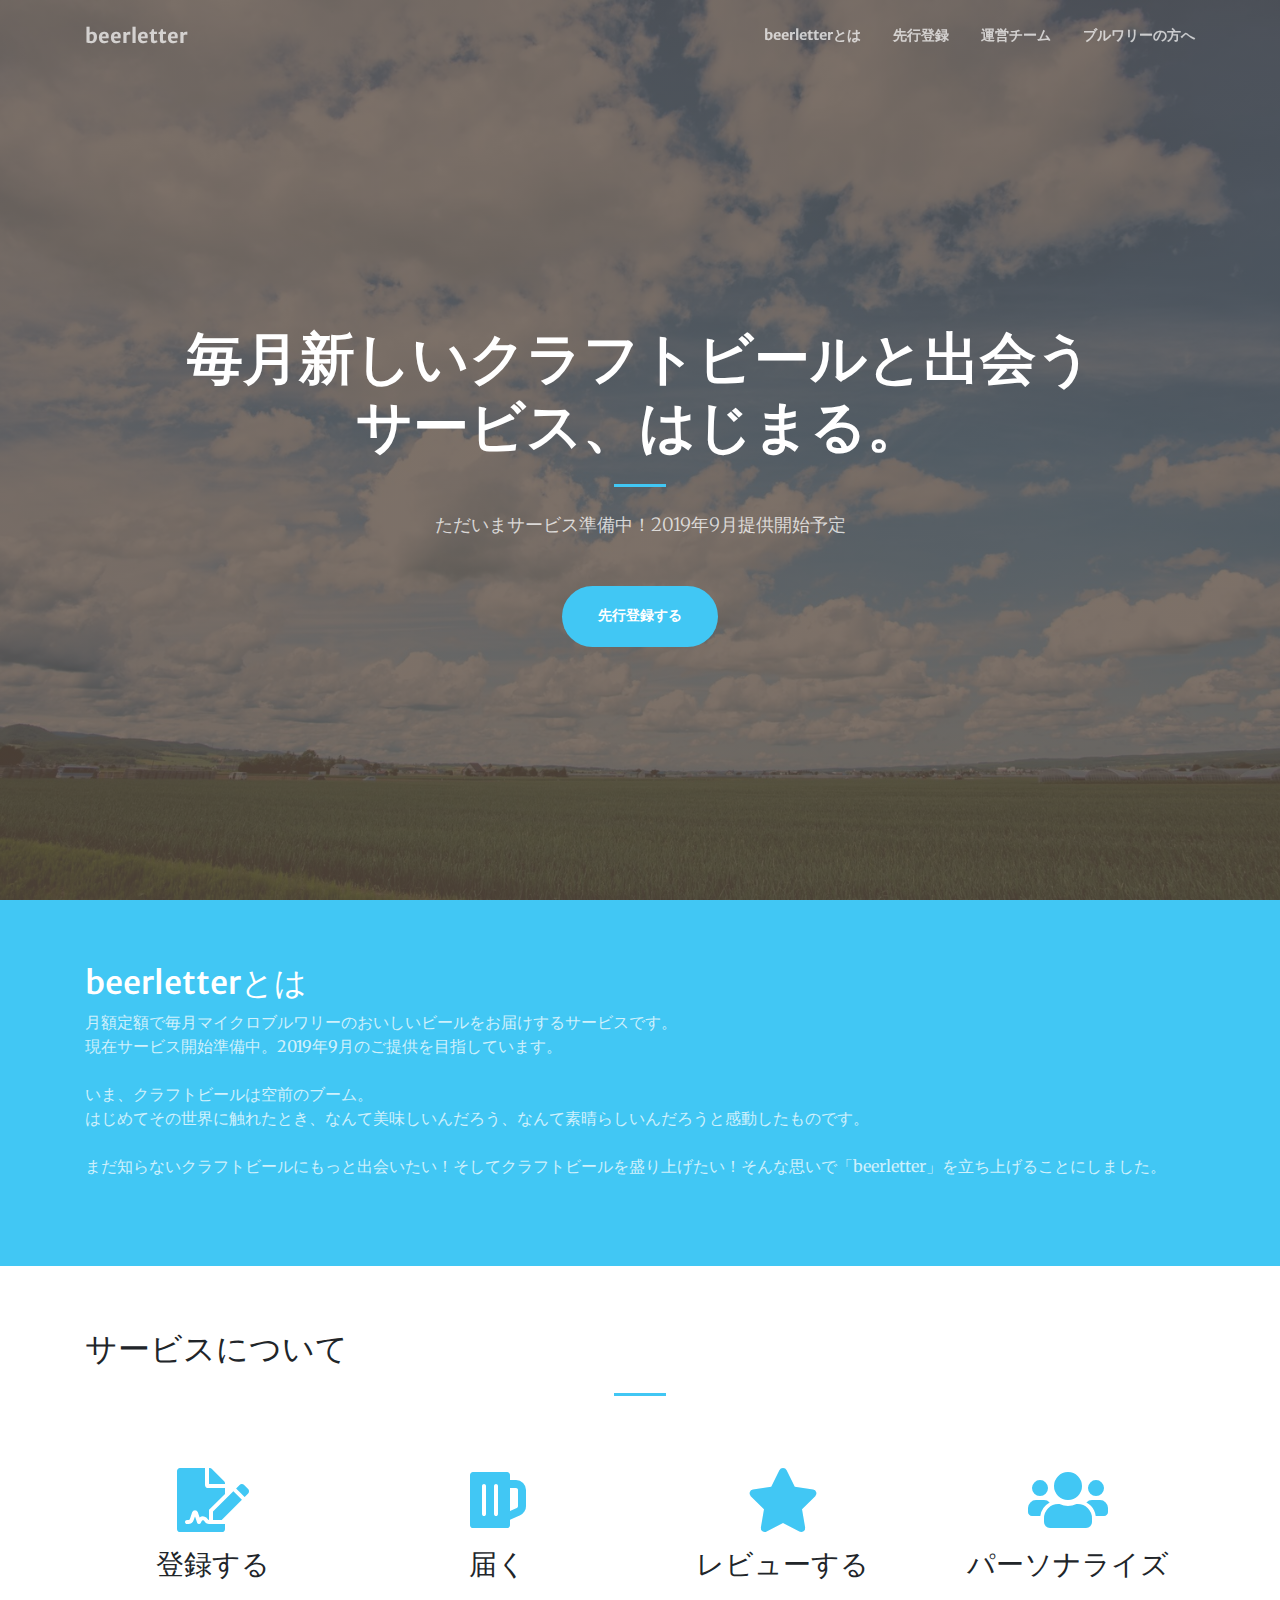
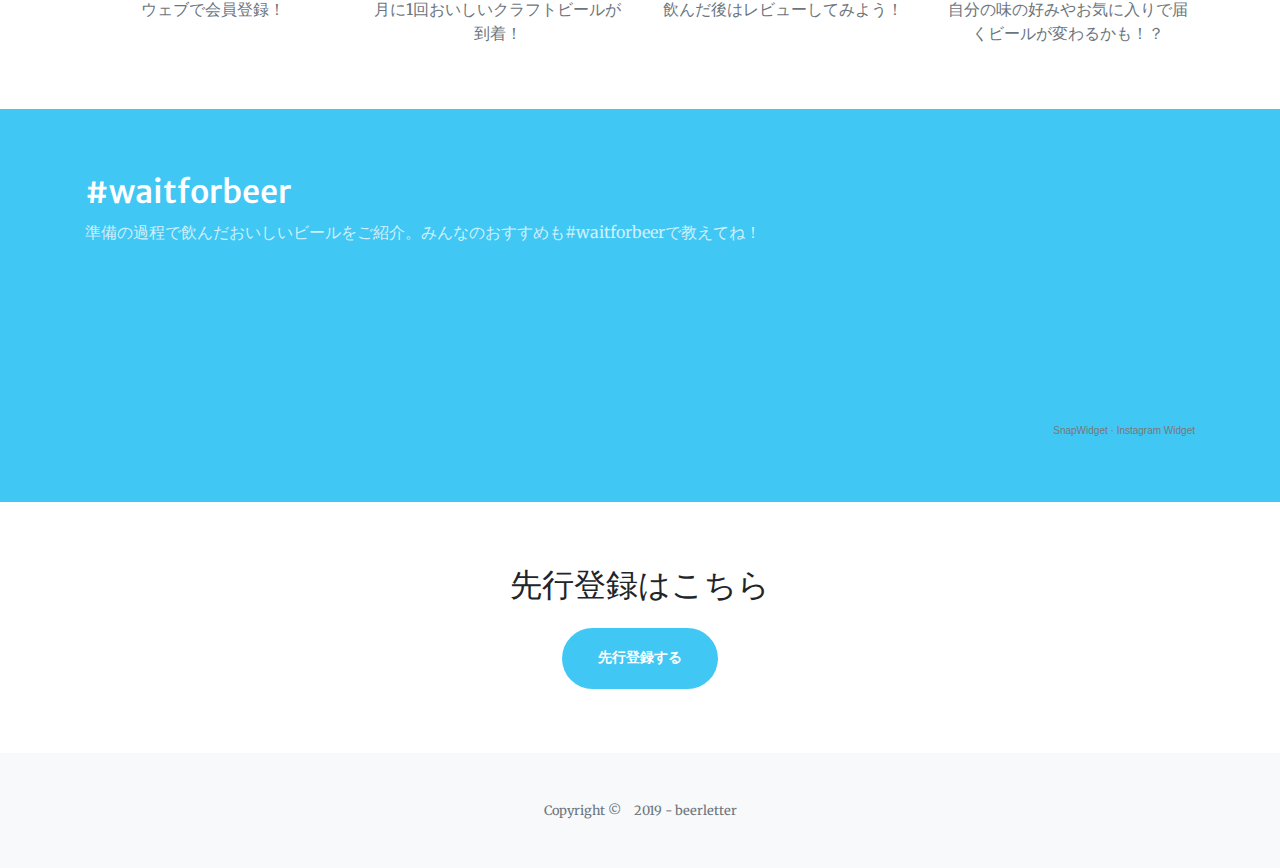
<file: index.html>
<!DOCTYPE html>
<html lang="en">

<head>

  <meta charset="utf-8">
  <meta name="viewport" content="width=device-width, initial-scale=1, shrink-to-fit=no">
  <meta name="description" content="">
  <meta name="author" content="">

  <title>beerletter - 毎月新しいビールと出会えるサービス</title>

  <!-- Font Awesome Icons -->
  <link href="vendor/fontawesome-free/css/all.min.css" rel="stylesheet" type="text/css">

  <!-- Google Fonts -->
  <link href="https://fonts.googleapis.com/css?family=Merriweather+Sans:400,700" rel="stylesheet">
  <link href='https://fonts.googleapis.com/css?family=Merriweather:400,300,300italic,400italic,700,700italic' rel='stylesheet' type='text/css'>

  <!-- Plugin CSS -->
  <link href="vendor/magnific-popup/magnific-popup.css" rel="stylesheet">

  <!-- Theme CSS - Includes Bootstrap -->
  <link href="css/creative.min.css" rel="stylesheet">

</head>

<body id="page-top">

  <!-- Navigation -->
  <nav class="navbar navbar-expand-lg navbar-light fixed-top py-3" id="mainNav">
    <div class="container">
      <a class="navbar-brand js-scroll-trigger" href="#page-top">beerletter</a>
      <button class="navbar-toggler navbar-toggler-right" type="button" data-toggle="collapse" data-target="#navbarResponsive" aria-controls="navbarResponsive" aria-expanded="false" aria-label="Toggle navigation">
        <span class="navbar-toggler-icon"></span>
      </button>
      <div class="collapse navbar-collapse" id="navbarResponsive">
        <ul class="navbar-nav ml-auto my-2 my-lg-0">
          <li class="nav-item">
            <a class="nav-link" href="#about">beerletterとは</a>
          </li>
          <li class="nav-item">
            <a class="nav-link js-scroll-trigger" href="form.html">先行登録</a>
          </li>
          <li class="nav-item">
            <a class="nav-link js-scroll-trigger" href="team.html">運営チーム</a>
          </li>
          <li class="nav-item">
            <a class="nav-link js-scroll-trigger" href="message.html">ブルワリーの方へ</a>
          </li>
        </ul>
      </div>
    </div>
  </nav>

  <!-- Masthead -->
  <header class="masthead">
    <div class="container h-100">
      <div class="row h-100 align-items-center justify-content-center text-center">
        <div class="col-lg-10 align-self-end">
          <h1 class="text-uppercase text-white font-weight-bold">毎月新しいクラフトビールと出会うサービス、はじまる。</h1>
          <hr class="divider my-4">
        </div>
        <div class="col-lg-8 align-self-baseline">
          <p class="text-white-75 font-weight-light mb-5">ただいまサービス準備中！2019年9月提供開始予定</p>
          <a class="btn btn-primary btn-xl" href="form.html">先行登録する</a>
        </div>
      </div>
    </div>
  </header>

  <!-- About Section -->
  <section class="page-section bg-primary" id="about">
    <div class="container">
      <div class="row">
        <div class="col-lg-12">
          <h2 class="text-white mt-0">beerletterとは</h2>
          <p class="text-white-75 mb-4">月額定額で毎月マイクロブルワリーのおいしいビールをお届けするサービスです。<br>現在サービス開始準備中。2019年9月のご提供を目指しています。</p>
          <p class="text-white-75 mb-4">いま、クラフトビールは空前のブーム。<br>はじめてその世界に触れたとき、なんて美味しいんだろう、なんて素晴らしいんだろうと感動したものです。</p>
          <p class="text-white-75 mb-4">まだ知らないクラフトビールにもっと出会いたい！そしてクラフトビールを盛り上げたい！そんな思いで「beerletter」を立ち上げることにしました。</p>
        </div>
      </div>
    </div>
  </section>

  <!-- Services Section -->
  <section class="page-section" id="services">
     <div class="container">
      <h2 class="mt-0">サービスについて</h2>
      <hr class="divider my-4">
        <div class="row">
          <div class="col-lg-3 col-md-6 text-center">
            <div class="service-box mt-5 mx-auto">
              <i class="fas fa-4x fa-file-signature text-primary mb-3 sr-icon-1"></i>
              <h3 class="mb-3">登録する</h3>
              <p class="text-muted mb-0">ウェブで会員登録！</p>
            </div>
          </div>
          <div class="col-lg-3 col-md-6 text-center">
            <div class="service-box mt-5 mx-auto">
              <i class="fas fa-4x fa-beer text-primary mb-3 sr-icon-2"></i>
              <h3 class="mb-3">届く</h3>
              <p class="text-muted mb-0">月に1回おいしいクラフトビールが到着！</p>
            </div>
          </div>
          <div class="col-lg-3 col-md-6 text-center">
            <div class="service-box mt-5 mx-auto">
              <i class="fas fa-4x fa-star text-primary mb-3 sr-icon-3"></i>
              <h3 class="mb-3">レビューする</h3>
              <p class="text-muted mb-0">飲んだ後はレビューしてみよう！</p>
            </div>
          </div>
          <div class="col-lg-3 col-md-6 text-center">
            <div class="service-box mt-5 mx-auto">
              <i class="fas fa-4x fa-users text-primary mb-3 sr-icon-4"></i>
              <h3 class="mb-3">パーソナライズ</h3>
              <p class="text-muted mb-0">自分の味の好みやお気に入りで届くビールが変わるかも！？</p>
            </div>
          </div>
        </div>
      </div>
  </section>

  <!-- instagram Section -->
  <section class="page-section bg-primary" id="waitforbeer"ß>
    <div class="container">
      <div class="row">
        <div class="col-lg-12">
          <h2 class="text-white mt-0">#waitforbeer</h2>
          <p class="text-white-75  mb-4">準備の過程で飲んだおいしいビールをご紹介。みんなのおすすめも#waitforbeerで教えてね！</p>
        </div>
      </div>
      <!-- InstaWidget -->
      <!-- SnapWidget -->
      <script src="https://snapwidget.com/js/snapwidget.js"></script>
      <iframe src="https://snapwidget.com/embed/664947" class="snapwidget-widget" allowtransparency="true" frameborder="0" scrolling="no" style="border:none; overflow:hidden; width:100%; "></iframe>
      <div style="font:10px/14px 'Roboto','Helvetica Neue',Arial,Helvetica,sans-serif;font-weight:400;width:100%;text-align:right"><a href="https://snapwidget.com" style="color:#777;text-decoration:none;">SnapWidget · Instagram Widget</a></div>  
    </div>
  </section>

  <!-- Call to Action Section -->
  <section class="page-section">
    <div class="container text-center">
      <h2 class="mb-4">先行登録はこちら</h2>
      <a class="btn btn-primary btn-xl" href="form.html">先行登録する</a>
    </div>
  </section>

  <!-- Footer -->
  <footer class="bg-light py-5">
    <div class="container">
      <div class="small text-center text-muted">Copyright &copy;　2019 - beerletter</div>
    </div>
  </footer>

  <!-- Bootstrap core JavaScript -->
  <script src="vendor/jquery/jquery.min.js"></script>
  <script src="vendor/bootstrap/js/bootstrap.bundle.min.js"></script>

  <!-- Plugin JavaScript -->
  <script src="vendor/jquery-easing/jquery.easing.min.js"></script>
  <script src="vendor/magnific-popup/jquery.magnific-popup.min.js"></script>

  <!-- Custom scripts for this template -->
  <script src="js/creative.min.js"></script>

</body>

</html>
</file>
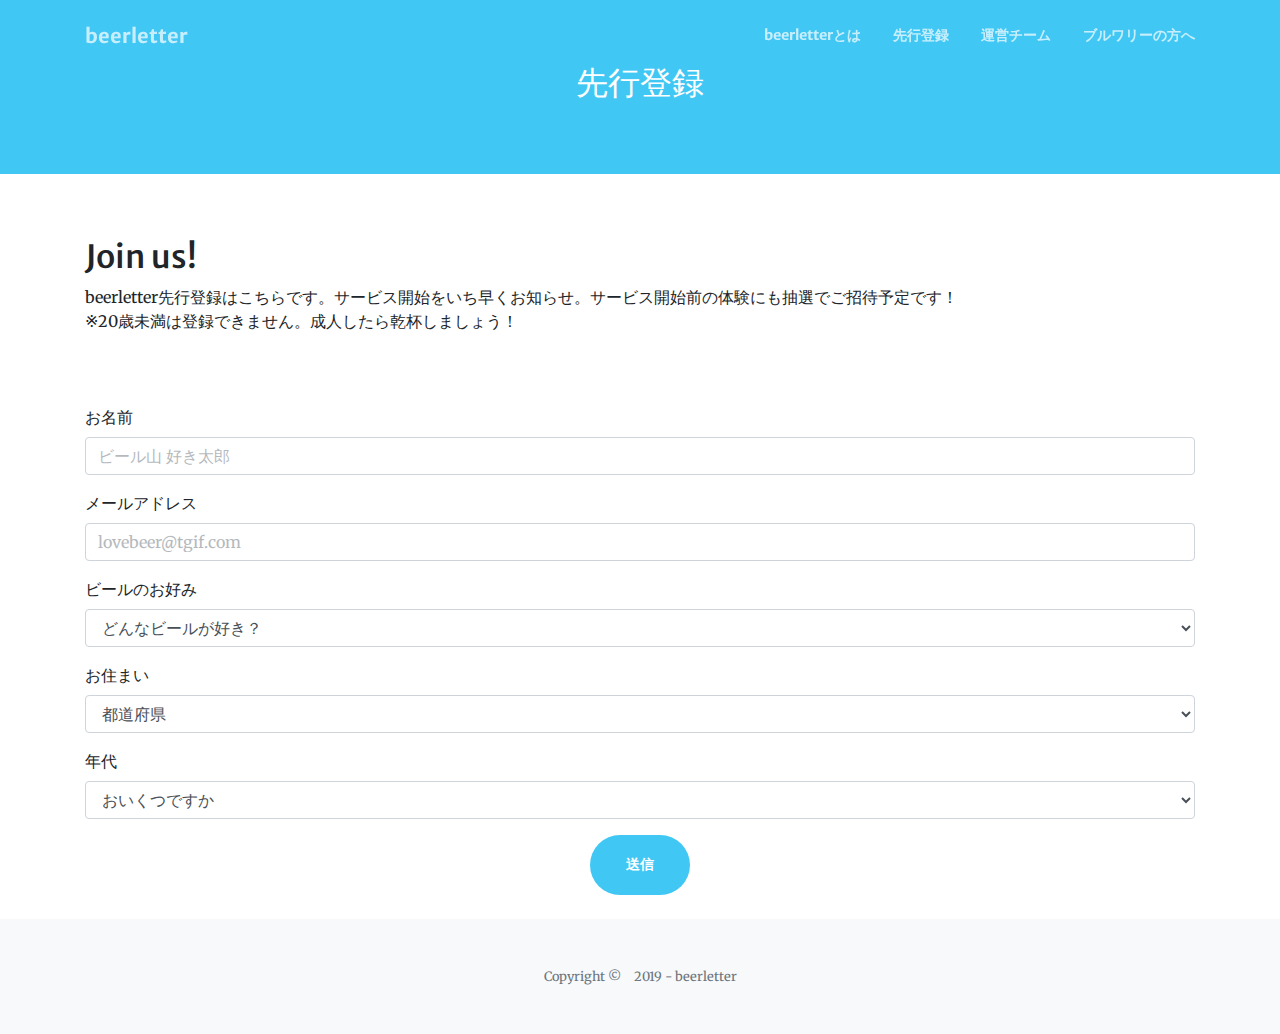
<file: form.html>
<!DOCTYPE html>
<html lang="en">

<head>

  <meta charset="utf-8">
  <meta name="viewport" content="width=device-width, initial-scale=1, shrink-to-fit=no">
  <meta name="description" content="">
  <meta name="author" content="">

  <title>beerletter - 毎月新しいビールと出会えるサービス</title>

  <!-- Font Awesome Icons -->
  <link href="vendor/fontawesome-free/css/all.min.css" rel="stylesheet" type="text/css">

  <!-- Google Fonts -->
  <link href="https://fonts.googleapis.com/css?family=Merriweather+Sans:400,700" rel="stylesheet">
  <link href='https://fonts.googleapis.com/css?family=Merriweather:400,300,300italic,400italic,700,700italic' rel='stylesheet' type='text/css'>

  <!-- Plugin CSS -->
  <link href="vendor/magnific-popup/magnific-popup.css" rel="stylesheet">

  <!-- Theme CSS - Includes Bootstrap -->
  <link href="css/creative.min.css" rel="stylesheet">

</head>

<body id="page-top">

  <!-- Navigation -->
  <nav class="navbar navbar-expand-lg navbar-light fixed-top py-3" id="mainNav">
    <div class="container">
      <a class="navbar-brand js-scroll-trigger" href="index.html">beerletter</a>
      <button class="navbar-toggler navbar-toggler-right" type="button" data-toggle="collapse" data-target="#navbarResponsive" aria-controls="navbarResponsive" aria-expanded="false" aria-label="Toggle navigation">
        <span class="navbar-toggler-icon"></span>
      </button>
      <div class="collapse navbar-collapse" id="navbarResponsive">
        <ul class="navbar-nav ml-auto my-2 my-lg-0">
          <li class="nav-item">
            <a class="nav-link js-scroll-trigger" href="index.html#about">beerletterとは</a>
          </li>
          <li class="nav-item">
            <a class="nav-link js-scroll-trigger" href="form.html">先行登録</a>
          </li>
          <li class="nav-item">
            <a class="nav-link js-scroll-trigger" href="team.html">運営チーム</a>
          </li>
          <li class="nav-item">
            <a class="nav-link js-scroll-trigger" href="message.html">ブルワリーの方へ</a>
          </li>
        </ul>
      </div>
    </div>
  </nav>

  <!-- header Section -->
  <section class="page-section bg-primary" id="header">
    <div class="container h-5">
      <div class="row h-5">
        <div class="col-lg-12">
          <h2 class="text-white mt-0 text-center">先行登録</h2>
        </div>
      </div>
    </div>
  </section>

  <section class="form-page-section" id="about">
    <div class="container">
      <div class="row">
        <div class="col-lg-12">
          <h2 class="mt-0">Join us!</h2>
          <p class="mb-4">beerletter先行登録はこちらです。サービス開始をいち早くお知らせ。サービス開始前の体験にも抽選でご招待予定です！<br>※20歳未満は登録できません。成人したら乾杯しましょう！</p>
        </div>
      </div>
    </div>
  </section>

　<!-- Form -->
　<div class="container">
    <div class="row">
        <div class="col-lg-12">
         　  <form>
                <div class="form-group">
                    <label class="control-label" >お名前</label>
                    <input class="form-control"type="text" name="name" placeholder="ビール山 好き太郎"; required>
                </div>     

                <div class="form-group">
                    <label class="control-label">メールアドレス</label>
                    <input class="form-control"type="email" name="email" placeholder="lovebeer@tgif.com"; required>
                </div>

                <div class="form-group">
                    <label class="control-label">ビールのお好み</label>
                    <select class="form-control" name="preference">
                        <option value="" selected>どんなビールが好き？</option>
                        <option value="1">ベルジャンホワイト</option>
                        <option value="2">ラガー</option>
                        <option value="3">ピルスナー</option>
                        <option value="4">ヴァイツェン</option>
                        <option value="5">ドルトムンダー</option>
                        <option value="6">ペールエール</option>
                        <option value="7">IPA</option>
                        <option value="8">ブラウンエール</option>
                        <option value="9">シュヴァルツ</option>
                        <option value="10">スタウト</option>
                        <option value="11">ランビック</option>
                    </select>
                </div>
                
                <div class="form-group">
                    <label class="control-label">お住まい</label>
                    <select class="form-control" name="pref_id"; required>
                        <option value="" selected>都道府県</option>
                        <option value="1">北海道</option>
                        <option value="2">青森県</option>
                        <option value="3">岩手県</option>
                        <option value="4">宮城県</option>
                        <option value="5">秋田県</option>
                        <option value="6">山形県</option>
                        <option value="7">福島県</option>
                        <option value="8">茨城県</option>
                        <option value="9">栃木県</option>
                        <option value="10">群馬県</option>
                        <option value="11">埼玉県</option>
                        <option value="12">千葉県</option>
                        <option value="13">東京都</option>
                        <option value="14">神奈川県</option>
                        <option value="15">新潟県</option>
                        <option value="16">富山県</option>
                        <option value="17">石川県</option>
                        <option value="18">福井県</option>
                        <option value="19">山梨県</option>
                        <option value="20">長野県</option>
                        <option value="21">岐阜県</option>
                        <option value="22">静岡県</option>
                        <option value="23">愛知県</option>
                        <option value="24">三重県</option>
                        <option value="25">滋賀県</option>
                        <option value="26">京都府</option>
                        <option value="27">大阪府</option>
                        <option value="28">兵庫県</option>
                        <option value="29">奈良県</option>
                        <option value="30">和歌山県</option>
                        <option value="31">鳥取県</option>
                        <option value="32">島根県</option>
                        <option value="33">岡山県</option>
                        <option value="34">広島県</option>
                        <option value="35">山口県</option>
                        <option value="36">徳島県</option>
                        <option value="37">香川県</option>
                        <option value="38">愛媛県</option>
                        <option value="39">高知県</option>
                        <option value="40">福岡県</option>
                        <option value="41">佐賀県</option>
                        <option value="42">長崎県</option>
                        <option value="43">熊本県</option>
                        <option value="44">大分県</option>
                        <option value="45">宮崎県</option>
                        <option value="46">鹿児島県</option>
                        <option value="47">沖縄県</option>
                    </select>
                </div>

                <div class="form-group">
                    <label class="control-label">年代</label>
                    <select class="form-control" name="preference">
                        <option value="" selected>おいくつですか</option>
                        <option value="1">20代</option>
                        <option value="2">30代</option>
                        <option value="3">40代</option>
                        <option value="4">50代</option>
                        <option value="5">60代</option>
                        <option value="6">70代以上</option>
                    </select>
                </div>    

                <div class="row h-100 align-items-center justify-content-center text-center">
                    <a class="btn btn-primary btn-xl text-white text-center mb-4">送信</a>
                </div>
            </form>
        </div>
      </div>
    </div>

  <!-- Footer -->
  <footer class="bg-light py-5">
    <div class="container">
      <div class="small text-center text-muted">Copyright &copy;　2019 - beerletter</div>
    </div>
  </footer>

  <!-- Bootstrap core JavaScript -->
  <script src="vendor/jquery/jquery.min.js"></script>
  <script src="vendor/bootstrap/js/bootstrap.bundle.min.js"></script>

  <!-- Plugin JavaScript -->
  <script src="vendor/jquery-easing/jquery.easing.min.js"></script>
  <script src="vendor/magnific-popup/jquery.magnific-popup.min.js"></script>

  <!-- Custom scripts for this template -->
  <script src="js/creative.min.js"></script>

</body>

</html>
</file>
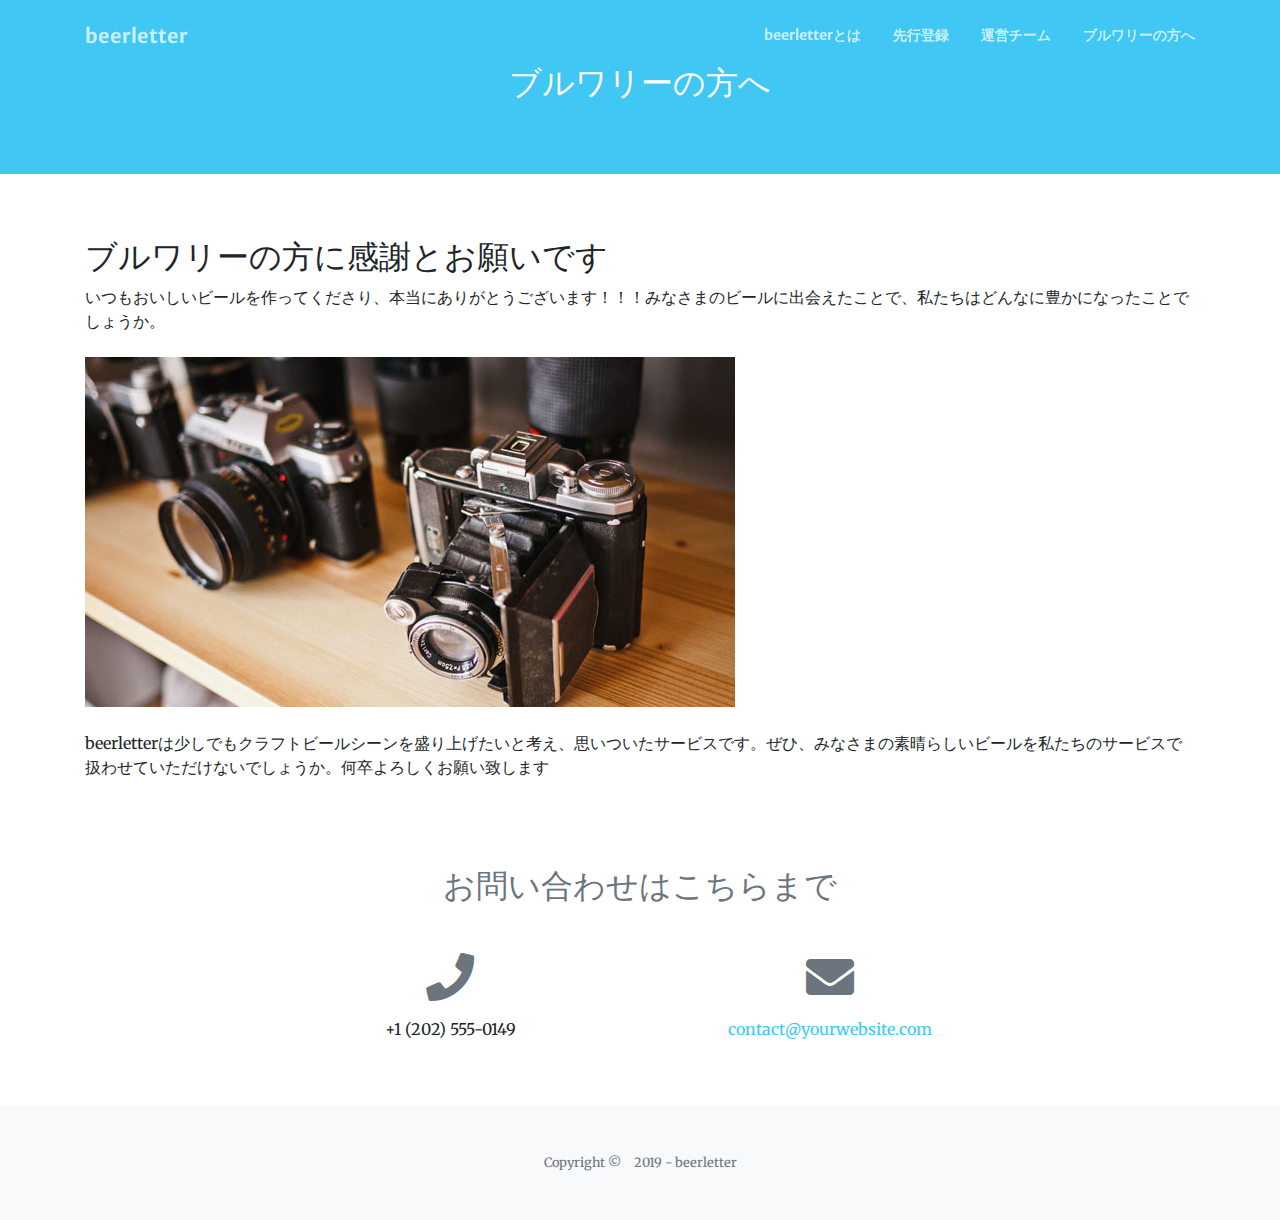
<file: message.html>
<!DOCTYPE html>
<html lang="en">

<head>

  <meta charset="utf-8">
  <meta name="viewport" content="width=device-width, initial-scale=1, shrink-to-fit=no">
  <meta name="description" content="">
  <meta name="author" content="">

  <title>beerletter - 毎月新しいビールと出会えるサービス</title>

  <!-- Font Awesome Icons -->
  <link href="vendor/fontawesome-free/css/all.min.css" rel="stylesheet" type="text/css">

  <!-- Google Fonts -->
  <link href="https://fonts.googleapis.com/css?family=Merriweather+Sans:400,700" rel="stylesheet">
  <link href='https://fonts.googleapis.com/css?family=Merriweather:400,300,300italic,400italic,700,700italic' rel='stylesheet' type='text/css'>

  <!-- Plugin CSS -->
  <link href="vendor/magnific-popup/magnific-popup.css" rel="stylesheet">

  <!-- Theme CSS - Includes Bootstrap -->
  <link href="css/creative.min.css" rel="stylesheet">

</head>

<body id="page-top">

  <!-- Navigation -->
  <nav class="navbar navbar-expand-lg navbar-light fixed-top py-3" id="mainNav">
    <div class="container">
      <a class="navbar-brand js-scroll-trigger" href="index.html">beerletter</a>
      <button class="navbar-toggler navbar-toggler-right" type="button" data-toggle="collapse" data-target="#navbarResponsive" aria-controls="navbarResponsive" aria-expanded="false" aria-label="Toggle navigation">
        <span class="navbar-toggler-icon"></span>
      </button>
      <div class="collapse navbar-collapse" id="navbarResponsive">
        <ul class="navbar-nav ml-auto my-2 my-lg-0">
          <li class="nav-item">
            <a class="nav-link js-scroll-trigger" href="index.html#about">beerletterとは</a>
          </li>
          <li class="nav-item">
            <a class="nav-link js-scroll-trigger" href="form.html">先行登録</a>
          </li>
          <li class="nav-item">
            <a class="nav-link js-scroll-trigger" href="team.html">運営チーム</a>
          </li>
          <li class="nav-item">
            <a class="nav-link js-scroll-trigger" href="message.html">ブルワリーの方へ</a>
          </li>
        </ul>
      </div>
    </div>
  </nav>

  <!-- header Section -->
  <section class="page-section bg-primary" id="header">
    <div class="container h-5">
      <div class="row h-5">
        <div class="col-lg-12">
          <h2 class="text-white mt-0 text-center">ブルワリーの方へ</h2>
        </div>
      </div>
    </div>
  </section>
  
  <section class="form-page-section" id="about">
    <div class="container">
      <div class="row">
        <div class="col-lg-12">
          <h2 class="mt-0">ブルワリーの方に感謝とお願いです</h2>
          <p class="mb-4">いつもおいしいビールを作ってくださり、本当にありがとうございます！！！みなさまのビールに出会えたことで、私たちはどんなに豊かになったことでしょうか。</p>
          <img class="mb-4 mx-auto-x" src="img/portfolio/thumbnails/3.jpg" alt="">
          <p class="mb-4">beerletterは少しでもクラフトビールシーンを盛り上げたいと考え、思いついたサービスです。ぜひ、みなさまの素晴らしいビールを私たちのサービスで扱わせていただけないでしょうか。何卒よろしくお願い致します</p>
        </div>
      </div>
    </div>
  </section>

    <!-- Contact Section -->
  <section class="page-section" id="contact">
    <div class="container">
      <div class="row justify-content-center">
        <div class="col-lg-8 text-center">
          <h2 class="text-muted mb-5">お問い合わせはこちらまで</p>
        </div>
      </div>
      <div class="row">
        <div class="col-lg-4 ml-auto text-center">
          <i class="fas fa-phone fa-3x mb-3 text-muted"></i>
          <div>+1 (202) 555-0149</div>
        </div>
        <div class="col-lg-4 mr-auto text-center">
          <i class="fas fa-envelope fa-3x mb-3 text-muted"></i>
          <!-- Make sure to change the email address in anchor text AND the link below! -->
          <a class="d-block" href="mailto:contact@yourwebsite.com">contact@yourwebsite.com</a>
        </div>
      </div>
    </div>
  </section>

  <!-- Footer -->
  <footer class="bg-light py-5">
    <div class="container">
      <div class="small text-center text-muted">Copyright &copy;　2019 - beerletter</div>
    </div>
  </footer>

  <!-- Bootstrap core JavaScript -->
  <script src="vendor/jquery/jquery.min.js"></script>
  <script src="vendor/bootstrap/js/bootstrap.bundle.min.js"></script>

  <!-- Plugin JavaScript -->
  <script src="vendor/jquery-easing/jquery.easing.min.js"></script>
  <script src="vendor/magnific-popup/jquery.magnific-popup.min.js"></script>

  <!-- Custom scripts for this template -->
  <script src="js/creative.min.js"></script>

</body>

</html>
</file>
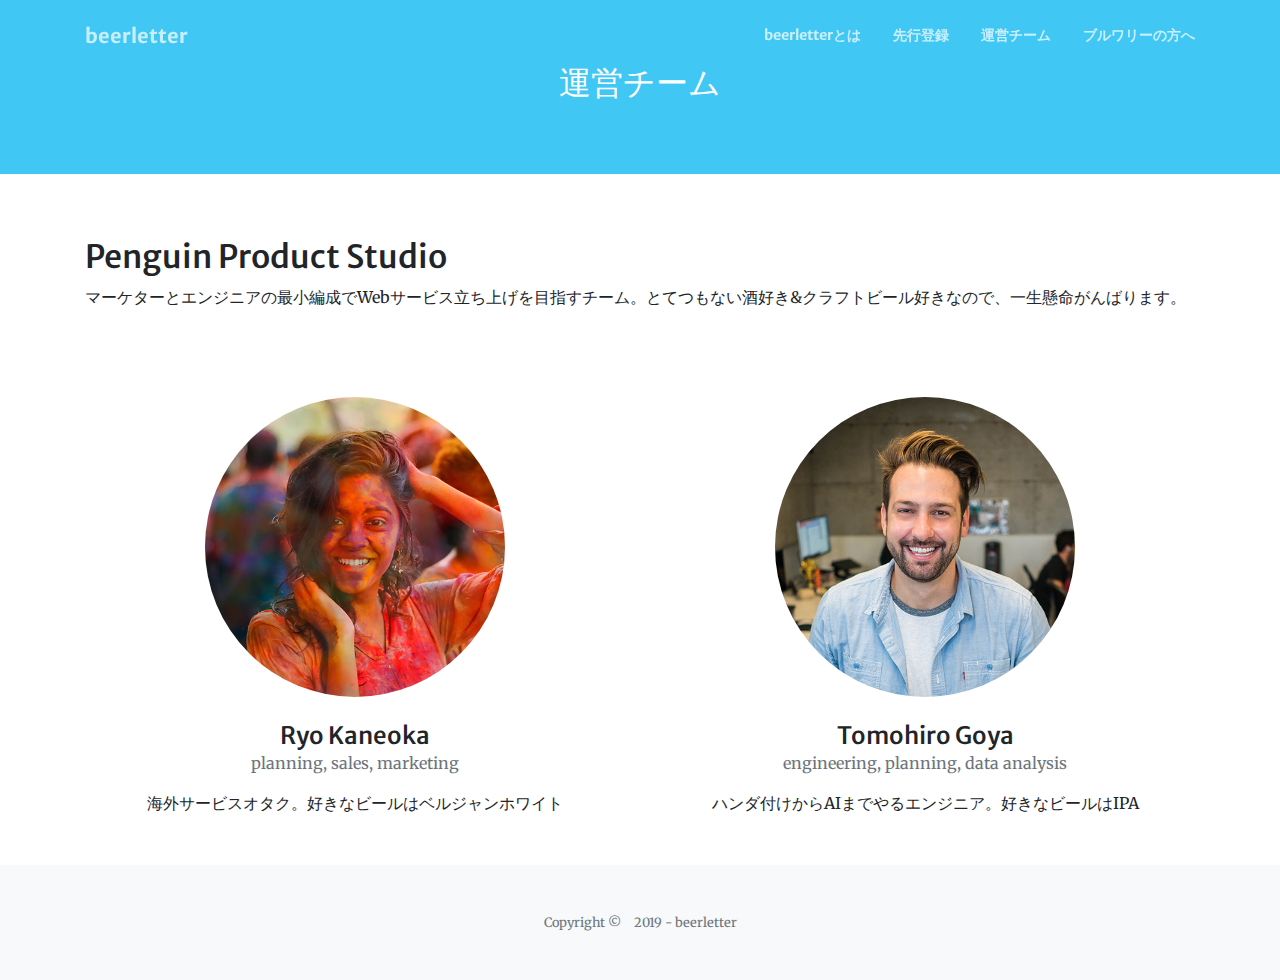
<file: team.html>
<!DOCTYPE html>
<html lang="en">

<head>

  <meta charset="utf-8">
  <meta name="viewport" content="width=device-width, initial-scale=1, shrink-to-fit=no">
  <meta name="description" content="">
  <meta name="author" content="">

  <title>beerletter - 毎月新しいビールと出会えるサービス</title>

  <!-- Font Awesome Icons -->
  <link href="vendor/fontawesome-free/css/all.min.css" rel="stylesheet" type="text/css">

  <!-- Google Fonts -->
  <link href="https://fonts.googleapis.com/css?family=Merriweather+Sans:400,700" rel="stylesheet">
  <link href='https://fonts.googleapis.com/css?family=Merriweather:400,300,300italic,400italic,700,700italic' rel='stylesheet' type='text/css'>

  <!-- Plugin CSS -->
  <link href="vendor/magnific-popup/magnific-popup.css" rel="stylesheet">

  <!-- Theme CSS - Includes Bootstrap -->
  <link href="css/creative.min.css" rel="stylesheet">

</head>

<body id="page-top">

  <!-- Navigation -->
  <nav class="navbar navbar-expand-lg navbar-light fixed-top py-3" id="mainNav">
    <div class="container">
      <a class="navbar-brand js-scroll-trigger" href="index.html">beerletter</a>
      <button class="navbar-toggler navbar-toggler-right" type="button" data-toggle="collapse" data-target="#navbarResponsive" aria-controls="navbarResponsive" aria-expanded="false" aria-label="Toggle navigation">
        <span class="navbar-toggler-icon"></span>
      </button>
      <div class="collapse navbar-collapse" id="navbarResponsive">
        <ul class="navbar-nav ml-auto my-2 my-lg-0">
          <li class="nav-item">
            <a class="nav-link js-scroll-trigger" href="index.html#about">beerletterとは</a>
          </li>
          <li class="nav-item">
            <a class="nav-link js-scroll-trigger" href="form.html">先行登録</a>
          </li>
          <li class="nav-item">
            <a class="nav-link js-scroll-trigger" href="team.html">運営チーム</a>
          </li>
          <li class="nav-item">
            <a class="nav-link js-scroll-trigger" href="message.html">ブルワリーの方へ</a>
          </li>
        </ul>
      </div>
    </div>
  </nav>


  <!-- header Section -->
  <section class="page-section bg-primary">
    <div class="container h-5">
      <div class="row h-5">
        <div class="col-lg-12">
          <h2 class="text-white mt-0 text-center">運営チーム</h2>
        </div>
      </div>
    </div>
  </section>

  <section class="page-section" id="about">
    <div class="container">
      <div class="row">
        <div class="col-lg-12">
          <h2 class="mt-0">Penguin Product Studio</h2>
          <p class="mb-4">マーケターとエンジニアの最小編成でWebサービス立ち上げを目指すチーム。とてつもない酒好き&クラフトビール好きなので、一生懸命がんばります。</p>
        </div>
      </div>
    </div>
  </section>

    <section>
      <div class="container">
        <div class="row">
          <hr class="divider my-4">
          <div class="col-sm-6">
            <div class="team-member">
              <img class="mx-auto rounded-circle" src="img/team/1.jpg" alt="">
              <h4>Ryo Kaneoka</h4>
              <p class="text-muted">planning, sales, marketing</p>
              <p>海外サービスオタク。好きなビールはベルジャンホワイト</p>
            </div>
          </div>
          <div class="col-sm-6">
            <div class="team-member">
              <img class="mx-auto rounded-circle" src="img/team/2.jpg" alt="">
              <h4>Tomohiro Goya</h4>
              <p class="text-muted">engineering, planning, data analysis</p>
              <p>ハンダ付けからAIまでやるエンジニア。好きなビールはIPA</p>
            </div>
          </div>
      </div>
    </section>

      

  <!-- Footer -->
  <footer class="bg-light py-5">
    <div class="container">
      <div class="small text-center text-muted">Copyright &copy;　2019 - beerletter</div>
    </div>
  </footer>

  <!-- Bootstrap core JavaScript -->
  <script src="vendor/jquery/jquery.min.js"></script>
  <script src="vendor/bootstrap/js/bootstrap.bundle.min.js"></script>

  <!-- Plugin JavaScript -->
  <script src="vendor/jquery-easing/jquery.easing.min.js"></script>
  <script src="vendor/magnific-popup/jquery.magnific-popup.min.js"></script>

  <!-- Custom scripts for this template -->
  <script src="js/creative.min.js"></script>

</body>

</html>
</file>
<file: vendor/fontawesome-free/css/all.min.css>
.fa,.fab,.fal,.far,.fas{-moz-osx-font-smoothing:grayscale;-webkit-font-smoothing:antialiased;display:inline-block;font-style:normal;font-variant:normal;text-rendering:auto;line-height:1}.fa-lg{font-size:1.33333em;line-height:.75em;vertical-align:-.0667em}.fa-xs{font-size:.75em}.fa-sm{font-size:.875em}.fa-1x{font-size:1em}.fa-2x{font-size:2em}.fa-3x{font-size:3em}.fa-4x{font-size:4em}.fa-5x{font-size:5em}.fa-6x{font-size:6em}.fa-7x{font-size:7em}.fa-8x{font-size:8em}.fa-9x{font-size:9em}.fa-10x{font-size:10em}.fa-fw{text-align:center;width:1.25em}.fa-ul{list-style-type:none;margin-left:2.5em;padding-left:0}.fa-ul>li{position:relative}.fa-li{left:-2em;position:absolute;text-align:center;width:2em;line-height:inherit}.fa-border{border:.08em solid #eee;border-radius:.1em;padding:.2em .25em .15em}.fa-pull-left{float:left}.fa-pull-right{float:right}.fa.fa-pull-left,.fab.fa-pull-left,.fal.fa-pull-left,.far.fa-pull-left,.fas.fa-pull-left{margin-right:.3em}.fa.fa-pull-right,.fab.fa-pull-right,.fal.fa-pull-right,.far.fa-pull-right,.fas.fa-pull-right{margin-left:.3em}.fa-spin{animation:fa-spin 2s infinite linear}.fa-pulse{animation:fa-spin 1s infinite steps(8)}@keyframes fa-spin{0%{transform:rotate(0deg)}to{transform:rotate(1turn)}}.fa-rotate-90{-ms-filter:"progid:DXImageTransform.Microsoft.BasicImage(rotation=1)";transform:rotate(90deg)}.fa-rotate-180{-ms-filter:"progid:DXImageTransform.Microsoft.BasicImage(rotation=2)";transform:rotate(180deg)}.fa-rotate-270{-ms-filter:"progid:DXImageTransform.Microsoft.BasicImage(rotation=3)";transform:rotate(270deg)}.fa-flip-horizontal{-ms-filter:"progid:DXImageTransform.Microsoft.BasicImage(rotation=0, mirror=1)";transform:scaleX(-1)}.fa-flip-vertical{transform:scaleY(-1)}.fa-flip-both,.fa-flip-horizontal.fa-flip-vertical,.fa-flip-vertical{-ms-filter:"progid:DXImageTransform.Microsoft.BasicImage(rotation=2, mirror=1)"}.fa-flip-both,.fa-flip-horizontal.fa-flip-vertical{transform:scale(-1)}:root .fa-flip-both,:root .fa-flip-horizontal,:root .fa-flip-vertical,:root .fa-rotate-90,:root .fa-rotate-180,:root .fa-rotate-270{filter:none}.fa-stack{display:inline-block;height:2em;line-height:2em;position:relative;vertical-align:middle;width:2.5em}.fa-stack-1x,.fa-stack-2x{left:0;position:absolute;text-align:center;width:100%}.fa-stack-1x{line-height:inherit}.fa-stack-2x{font-size:2em}.fa-inverse{color:#fff}.fa-500px:before{content:"\f26e"}.fa-accessible-icon:before{content:"\f368"}.fa-accusoft:before{content:"\f369"}.fa-acquisitions-incorporated:before{content:"\f6af"}.fa-ad:before{content:"\f641"}.fa-address-book:before{content:"\f2b9"}.fa-address-card:before{content:"\f2bb"}.fa-adjust:before{content:"\f042"}.fa-adn:before{content:"\f170"}.fa-adobe:before{content:"\f778"}.fa-adversal:before{content:"\f36a"}.fa-affiliatetheme:before{content:"\f36b"}.fa-air-freshener:before{content:"\f5d0"}.fa-algolia:before{content:"\f36c"}.fa-align-center:before{content:"\f037"}.fa-align-justify:before{content:"\f039"}.fa-align-left:before{content:"\f036"}.fa-align-right:before{content:"\f038"}.fa-alipay:before{content:"\f642"}.fa-allergies:before{content:"\f461"}.fa-amazon:before{content:"\f270"}.fa-amazon-pay:before{content:"\f42c"}.fa-ambulance:before{content:"\f0f9"}.fa-american-sign-language-interpreting:before{content:"\f2a3"}.fa-amilia:before{content:"\f36d"}.fa-anchor:before{content:"\f13d"}.fa-android:before{content:"\f17b"}.fa-angellist:before{content:"\f209"}.fa-angle-double-down:before{content:"\f103"}.fa-angle-double-left:before{content:"\f100"}.fa-angle-double-right:before{content:"\f101"}.fa-angle-double-up:before{content:"\f102"}.fa-angle-down:before{content:"\f107"}.fa-angle-left:before{content:"\f104"}.fa-angle-right:before{content:"\f105"}.fa-angle-up:before{content:"\f106"}.fa-angry:before{content:"\f556"}.fa-angrycreative:before{content:"\f36e"}.fa-angular:before{content:"\f420"}.fa-ankh:before{content:"\f644"}.fa-app-store:before{content:"\f36f"}.fa-app-store-ios:before{content:"\f370"}.fa-apper:before{content:"\f371"}.fa-apple:before{content:"\f179"}.fa-apple-alt:before{content:"\f5d1"}.fa-apple-pay:before{content:"\f415"}.fa-archive:before{content:"\f187"}.fa-archway:before{content:"\f557"}.fa-arrow-alt-circle-down:before{content:"\f358"}.fa-arrow-alt-circle-left:before{content:"\f359"}.fa-arrow-alt-circle-right:before{content:"\f35a"}.fa-arrow-alt-circle-up:before{content:"\f35b"}.fa-arrow-circle-down:before{content:"\f0ab"}.fa-arrow-circle-left:before{content:"\f0a8"}.fa-arrow-circle-right:before{content:"\f0a9"}.fa-arrow-circle-up:before{content:"\f0aa"}.fa-arrow-down:before{content:"\f063"}.fa-arrow-left:before{content:"\f060"}.fa-arrow-right:before{content:"\f061"}.fa-arrow-up:before{content:"\f062"}.fa-arrows-alt:before{content:"\f0b2"}.fa-arrows-alt-h:before{content:"\f337"}.fa-arrows-alt-v:before{content:"\f338"}.fa-artstation:before{content:"\f77a"}.fa-assistive-listening-systems:before{content:"\f2a2"}.fa-asterisk:before{content:"\f069"}.fa-asymmetrik:before{content:"\f372"}.fa-at:before{content:"\f1fa"}.fa-atlas:before{content:"\f558"}.fa-atlassian:before{content:"\f77b"}.fa-atom:before{content:"\f5d2"}.fa-audible:before{content:"\f373"}.fa-audio-description:before{content:"\f29e"}.fa-autoprefixer:before{content:"\f41c"}.fa-avianex:before{content:"\f374"}.fa-aviato:before{content:"\f421"}.fa-award:before{content:"\f559"}.fa-aws:before{content:"\f375"}.fa-baby:before{content:"\f77c"}.fa-baby-carriage:before{content:"\f77d"}.fa-backspace:before{content:"\f55a"}.fa-backward:before{content:"\f04a"}.fa-bacon:before{content:"\f7e5"}.fa-balance-scale:before{content:"\f24e"}.fa-ban:before{content:"\f05e"}.fa-band-aid:before{content:"\f462"}.fa-bandcamp:before{content:"\f2d5"}.fa-barcode:before{content:"\f02a"}.fa-bars:before{content:"\f0c9"}.fa-baseball-ball:before{content:"\f433"}.fa-basketball-ball:before{content:"\f434"}.fa-bath:before{content:"\f2cd"}.fa-battery-empty:before{content:"\f244"}.fa-battery-full:before{content:"\f240"}.fa-battery-half:before{content:"\f242"}.fa-battery-quarter:before{content:"\f243"}.fa-battery-three-quarters:before{content:"\f241"}.fa-bed:before{content:"\f236"}.fa-beer:before{content:"\f0fc"}.fa-behance:before{content:"\f1b4"}.fa-behance-square:before{content:"\f1b5"}.fa-bell:before{content:"\f0f3"}.fa-bell-slash:before{content:"\f1f6"}.fa-bezier-curve:before{content:"\f55b"}.fa-bible:before{content:"\f647"}.fa-bicycle:before{content:"\f206"}.fa-bimobject:before{content:"\f378"}.fa-binoculars:before{content:"\f1e5"}.fa-biohazard:before{content:"\f780"}.fa-birthday-cake:before{content:"\f1fd"}.fa-bitbucket:before{content:"\f171"}.fa-bitcoin:before{content:"\f379"}.fa-bity:before{content:"\f37a"}.fa-black-tie:before{content:"\f27e"}.fa-blackberry:before{content:"\f37b"}.fa-blender:before{content:"\f517"}.fa-blender-phone:before{content:"\f6b6"}.fa-blind:before{content:"\f29d"}.fa-blog:before{content:"\f781"}.fa-blogger:before{content:"\f37c"}.fa-blogger-b:before{content:"\f37d"}.fa-bluetooth:before{content:"\f293"}.fa-bluetooth-b:before{content:"\f294"}.fa-bold:before{content:"\f032"}.fa-bolt:before{content:"\f0e7"}.fa-bomb:before{content:"\f1e2"}.fa-bone:before{content:"\f5d7"}.fa-bong:before{content:"\f55c"}.fa-book:before{content:"\f02d"}.fa-book-dead:before{content:"\f6b7"}.fa-book-medical:before{content:"\f7e6"}.fa-book-open:before{content:"\f518"}.fa-book-reader:before{content:"\f5da"}.fa-bookmark:before{content:"\f02e"}.fa-bowling-ball:before{content:"\f436"}.fa-box:before{content:"\f466"}.fa-box-open:before{content:"\f49e"}.fa-boxes:before{content:"\f468"}.fa-braille:before{content:"\f2a1"}.fa-brain:before{content:"\f5dc"}.fa-bread-slice:before{content:"\f7ec"}.fa-briefcase:before{content:"\f0b1"}.fa-briefcase-medical:before{content:"\f469"}.fa-broadcast-tower:before{content:"\f519"}.fa-broom:before{content:"\f51a"}.fa-brush:before{content:"\f55d"}.fa-btc:before{content:"\f15a"}.fa-bug:before{content:"\f188"}.fa-building:before{content:"\f1ad"}.fa-bullhorn:before{content:"\f0a1"}.fa-bullseye:before{content:"\f140"}.fa-burn:before{content:"\f46a"}.fa-buromobelexperte:before{content:"\f37f"}.fa-bus:before{content:"\f207"}.fa-bus-alt:before{content:"\f55e"}.fa-business-time:before{content:"\f64a"}.fa-buysellads:before{content:"\f20d"}.fa-calculator:before{content:"\f1ec"}.fa-calendar:before{content:"\f133"}.fa-calendar-alt:before{content:"\f073"}.fa-calendar-check:before{content:"\f274"}.fa-calendar-day:before{content:"\f783"}.fa-calendar-minus:before{content:"\f272"}.fa-calendar-plus:before{content:"\f271"}.fa-calendar-times:before{content:"\f273"}.fa-calendar-week:before{content:"\f784"}.fa-camera:before{content:"\f030"}.fa-camera-retro:before{content:"\f083"}.fa-campground:before{content:"\f6bb"}.fa-canadian-maple-leaf:before{content:"\f785"}.fa-candy-cane:before{content:"\f786"}.fa-cannabis:before{content:"\f55f"}.fa-capsules:before{content:"\f46b"}.fa-car:before{content:"\f1b9"}.fa-car-alt:before{content:"\f5de"}.fa-car-battery:before{content:"\f5df"}.fa-car-crash:before{content:"\f5e1"}.fa-car-side:before{content:"\f5e4"}.fa-caret-down:before{content:"\f0d7"}.fa-caret-left:before{content:"\f0d9"}.fa-caret-right:before{content:"\f0da"}.fa-caret-square-down:before{content:"\f150"}.fa-caret-square-left:before{content:"\f191"}.fa-caret-square-right:before{content:"\f152"}.fa-caret-square-up:before{content:"\f151"}.fa-caret-up:before{content:"\f0d8"}.fa-carrot:before{content:"\f787"}.fa-cart-arrow-down:before{content:"\f218"}.fa-cart-plus:before{content:"\f217"}.fa-cash-register:before{content:"\f788"}.fa-cat:before{content:"\f6be"}.fa-cc-amazon-pay:before{content:"\f42d"}.fa-cc-amex:before{content:"\f1f3"}.fa-cc-apple-pay:before{content:"\f416"}.fa-cc-diners-club:before{content:"\f24c"}.fa-cc-discover:before{content:"\f1f2"}.fa-cc-jcb:before{content:"\f24b"}.fa-cc-mastercard:before{content:"\f1f1"}.fa-cc-paypal:before{content:"\f1f4"}.fa-cc-stripe:before{content:"\f1f5"}.fa-cc-visa:before{content:"\f1f0"}.fa-centercode:before{content:"\f380"}.fa-centos:before{content:"\f789"}.fa-certificate:before{content:"\f0a3"}.fa-chair:before{content:"\f6c0"}.fa-chalkboard:before{content:"\f51b"}.fa-chalkboard-teacher:before{content:"\f51c"}.fa-charging-station:before{content:"\f5e7"}.fa-chart-area:before{content:"\f1fe"}.fa-chart-bar:before{content:"\f080"}.fa-chart-line:before{content:"\f201"}.fa-chart-pie:before{content:"\f200"}.fa-check:before{content:"\f00c"}.fa-check-circle:before{content:"\f058"}.fa-check-double:before{content:"\f560"}.fa-check-square:before{content:"\f14a"}.fa-cheese:before{content:"\f7ef"}.fa-chess:before{content:"\f439"}.fa-chess-bishop:before{content:"\f43a"}.fa-chess-board:before{content:"\f43c"}.fa-chess-king:before{content:"\f43f"}.fa-chess-knight:before{content:"\f441"}.fa-chess-pawn:before{content:"\f443"}.fa-chess-queen:before{content:"\f445"}.fa-chess-rook:before{content:"\f447"}.fa-chevron-circle-down:before{content:"\f13a"}.fa-chevron-circle-left:before{content:"\f137"}.fa-chevron-circle-right:before{content:"\f138"}.fa-chevron-circle-up:before{content:"\f139"}.fa-chevron-down:before{content:"\f078"}.fa-chevron-left:before{content:"\f053"}.fa-chevron-right:before{content:"\f054"}.fa-chevron-up:before{content:"\f077"}.fa-child:before{content:"\f1ae"}.fa-chrome:before{content:"\f268"}.fa-church:before{content:"\f51d"}.fa-circle:before{content:"\f111"}.fa-circle-notch:before{content:"\f1ce"}.fa-city:before{content:"\f64f"}.fa-clinic-medical:before{content:"\f7f2"}.fa-clipboard:before{content:"\f328"}.fa-clipboard-check:before{content:"\f46c"}.fa-clipboard-list:before{content:"\f46d"}.fa-clock:before{content:"\f017"}.fa-clone:before{content:"\f24d"}.fa-closed-captioning:before{content:"\f20a"}.fa-cloud:before{content:"\f0c2"}.fa-cloud-download-alt:before{content:"\f381"}.fa-cloud-meatball:before{content:"\f73b"}.fa-cloud-moon:before{content:"\f6c3"}.fa-cloud-moon-rain:before{content:"\f73c"}.fa-cloud-rain:before{content:"\f73d"}.fa-cloud-showers-heavy:before{content:"\f740"}.fa-cloud-sun:before{content:"\f6c4"}.fa-cloud-sun-rain:before{content:"\f743"}.fa-cloud-upload-alt:before{content:"\f382"}.fa-cloudscale:before{content:"\f383"}.fa-cloudsmith:before{content:"\f384"}.fa-cloudversify:before{content:"\f385"}.fa-cocktail:before{content:"\f561"}.fa-code:before{content:"\f121"}.fa-code-branch:before{content:"\f126"}.fa-codepen:before{content:"\f1cb"}.fa-codiepie:before{content:"\f284"}.fa-coffee:before{content:"\f0f4"}.fa-cog:before{content:"\f013"}.fa-cogs:before{content:"\f085"}.fa-coins:before{content:"\f51e"}.fa-columns:before{content:"\f0db"}.fa-comment:before{content:"\f075"}.fa-comment-alt:before{content:"\f27a"}.fa-comment-dollar:before{content:"\f651"}.fa-comment-dots:before{content:"\f4ad"}.fa-comment-medical:before{content:"\f7f5"}.fa-comment-slash:before{content:"\f4b3"}.fa-comments:before{content:"\f086"}.fa-comments-dollar:before{content:"\f653"}.fa-compact-disc:before{content:"\f51f"}.fa-compass:before{content:"\f14e"}.fa-compress:before{content:"\f066"}.fa-compress-arrows-alt:before{content:"\f78c"}.fa-concierge-bell:before{content:"\f562"}.fa-confluence:before{content:"\f78d"}.fa-connectdevelop:before{content:"\f20e"}.fa-contao:before{content:"\f26d"}.fa-cookie:before{content:"\f563"}.fa-cookie-bite:before{content:"\f564"}.fa-copy:before{content:"\f0c5"}.fa-copyright:before{content:"\f1f9"}.fa-couch:before{content:"\f4b8"}.fa-cpanel:before{content:"\f388"}.fa-creative-commons:before{content:"\f25e"}.fa-creative-commons-by:before{content:"\f4e7"}.fa-creative-commons-nc:before{content:"\f4e8"}.fa-creative-commons-nc-eu:before{content:"\f4e9"}.fa-creative-commons-nc-jp:before{content:"\f4ea"}.fa-creative-commons-nd:before{content:"\f4eb"}.fa-creative-commons-pd:before{content:"\f4ec"}.fa-creative-commons-pd-alt:before{content:"\f4ed"}.fa-creative-commons-remix:before{content:"\f4ee"}.fa-creative-commons-sa:before{content:"\f4ef"}.fa-creative-commons-sampling:before{content:"\f4f0"}.fa-creative-commons-sampling-plus:before{content:"\f4f1"}.fa-creative-commons-share:before{content:"\f4f2"}.fa-creative-commons-zero:before{content:"\f4f3"}.fa-credit-card:before{content:"\f09d"}.fa-critical-role:before{content:"\f6c9"}.fa-crop:before{content:"\f125"}.fa-crop-alt:before{content:"\f565"}.fa-cross:before{content:"\f654"}.fa-crosshairs:before{content:"\f05b"}.fa-crow:before{content:"\f520"}.fa-crown:before{content:"\f521"}.fa-crutch:before{content:"\f7f7"}.fa-css3:before{content:"\f13c"}.fa-css3-alt:before{content:"\f38b"}.fa-cube:before{content:"\f1b2"}.fa-cubes:before{content:"\f1b3"}.fa-cut:before{content:"\f0c4"}.fa-cuttlefish:before{content:"\f38c"}.fa-d-and-d:before{content:"\f38d"}.fa-d-and-d-beyond:before{content:"\f6ca"}.fa-dashcube:before{content:"\f210"}.fa-database:before{content:"\f1c0"}.fa-deaf:before{content:"\f2a4"}.fa-delicious:before{content:"\f1a5"}.fa-democrat:before{content:"\f747"}.fa-deploydog:before{content:"\f38e"}.fa-deskpro:before{content:"\f38f"}.fa-desktop:before{content:"\f108"}.fa-dev:before{content:"\f6cc"}.fa-deviantart:before{content:"\f1bd"}.fa-dharmachakra:before{content:"\f655"}.fa-dhl:before{content:"\f790"}.fa-diagnoses:before{content:"\f470"}.fa-diaspora:before{content:"\f791"}.fa-dice:before{content:"\f522"}.fa-dice-d20:before{content:"\f6cf"}.fa-dice-d6:before{content:"\f6d1"}.fa-dice-five:before{content:"\f523"}.fa-dice-four:before{content:"\f524"}.fa-dice-one:before{content:"\f525"}.fa-dice-six:before{content:"\f526"}.fa-dice-three:before{content:"\f527"}.fa-dice-two:before{content:"\f528"}.fa-digg:before{content:"\f1a6"}.fa-digital-ocean:before{content:"\f391"}.fa-digital-tachograph:before{content:"\f566"}.fa-directions:before{content:"\f5eb"}.fa-discord:before{content:"\f392"}.fa-discourse:before{content:"\f393"}.fa-divide:before{content:"\f529"}.fa-dizzy:before{content:"\f567"}.fa-dna:before{content:"\f471"}.fa-dochub:before{content:"\f394"}.fa-docker:before{content:"\f395"}.fa-dog:before{content:"\f6d3"}.fa-dollar-sign:before{content:"\f155"}.fa-dolly:before{content:"\f472"}.fa-dolly-flatbed:before{content:"\f474"}.fa-donate:before{content:"\f4b9"}.fa-door-closed:before{content:"\f52a"}.fa-door-open:before{content:"\f52b"}.fa-dot-circle:before{content:"\f192"}.fa-dove:before{content:"\f4ba"}.fa-download:before{content:"\f019"}.fa-draft2digital:before{content:"\f396"}.fa-drafting-compass:before{content:"\f568"}.fa-dragon:before{content:"\f6d5"}.fa-draw-polygon:before{content:"\f5ee"}.fa-dribbble:before{content:"\f17d"}.fa-dribbble-square:before{content:"\f397"}.fa-dropbox:before{content:"\f16b"}.fa-drum:before{content:"\f569"}.fa-drum-steelpan:before{content:"\f56a"}.fa-drumstick-bite:before{content:"\f6d7"}.fa-drupal:before{content:"\f1a9"}.fa-dumbbell:before{content:"\f44b"}.fa-dumpster:before{content:"\f793"}.fa-dumpster-fire:before{content:"\f794"}.fa-dungeon:before{content:"\f6d9"}.fa-dyalog:before{content:"\f399"}.fa-earlybirds:before{content:"\f39a"}.fa-ebay:before{content:"\f4f4"}.fa-edge:before{content:"\f282"}.fa-edit:before{content:"\f044"}.fa-egg:before{content:"\f7fb"}.fa-eject:before{content:"\f052"}.fa-elementor:before{content:"\f430"}.fa-ellipsis-h:before{content:"\f141"}.fa-ellipsis-v:before{content:"\f142"}.fa-ello:before{content:"\f5f1"}.fa-ember:before{content:"\f423"}.fa-empire:before{content:"\f1d1"}.fa-envelope:before{content:"\f0e0"}.fa-envelope-open:before{content:"\f2b6"}.fa-envelope-open-text:before{content:"\f658"}.fa-envelope-square:before{content:"\f199"}.fa-envira:before{content:"\f299"}.fa-equals:before{content:"\f52c"}.fa-eraser:before{content:"\f12d"}.fa-erlang:before{content:"\f39d"}.fa-ethereum:before{content:"\f42e"}.fa-ethernet:before{content:"\f796"}.fa-etsy:before{content:"\f2d7"}.fa-euro-sign:before{content:"\f153"}.fa-exchange-alt:before{content:"\f362"}.fa-exclamation:before{content:"\f12a"}.fa-exclamation-circle:before{content:"\f06a"}.fa-exclamation-triangle:before{content:"\f071"}.fa-expand:before{content:"\f065"}.fa-expand-arrows-alt:before{content:"\f31e"}.fa-expeditedssl:before{content:"\f23e"}.fa-external-link-alt:before{content:"\f35d"}.fa-external-link-square-alt:before{content:"\f360"}.fa-eye:before{content:"\f06e"}.fa-eye-dropper:before{content:"\f1fb"}.fa-eye-slash:before{content:"\f070"}.fa-facebook:before{content:"\f09a"}.fa-facebook-f:before{content:"\f39e"}.fa-facebook-messenger:before{content:"\f39f"}.fa-facebook-square:before{content:"\f082"}.fa-fantasy-flight-games:before{content:"\f6dc"}.fa-fast-backward:before{content:"\f049"}.fa-fast-forward:before{content:"\f050"}.fa-fax:before{content:"\f1ac"}.fa-feather:before{content:"\f52d"}.fa-feather-alt:before{content:"\f56b"}.fa-fedex:before{content:"\f797"}.fa-fedora:before{content:"\f798"}.fa-female:before{content:"\f182"}.fa-fighter-jet:before{content:"\f0fb"}.fa-figma:before{content:"\f799"}.fa-file:before{content:"\f15b"}.fa-file-alt:before{content:"\f15c"}.fa-file-archive:before{content:"\f1c6"}.fa-file-audio:before{content:"\f1c7"}.fa-file-code:before{content:"\f1c9"}.fa-file-contract:before{content:"\f56c"}.fa-file-csv:before{content:"\f6dd"}.fa-file-download:before{content:"\f56d"}.fa-file-excel:before{content:"\f1c3"}.fa-file-export:before{content:"\f56e"}.fa-file-image:before{content:"\f1c5"}.fa-file-import:before{content:"\f56f"}.fa-file-invoice:before{content:"\f570"}.fa-file-invoice-dollar:before{content:"\f571"}.fa-file-medical:before{content:"\f477"}.fa-file-medical-alt:before{content:"\f478"}.fa-file-pdf:before{content:"\f1c1"}.fa-file-powerpoint:before{content:"\f1c4"}.fa-file-prescription:before{content:"\f572"}.fa-file-signature:before{content:"\f573"}.fa-file-upload:before{content:"\f574"}.fa-file-video:before{content:"\f1c8"}.fa-file-word:before{content:"\f1c2"}.fa-fill:before{content:"\f575"}.fa-fill-drip:before{content:"\f576"}.fa-film:before{content:"\f008"}.fa-filter:before{content:"\f0b0"}.fa-fingerprint:before{content:"\f577"}.fa-fire:before{content:"\f06d"}.fa-fire-alt:before{content:"\f7e4"}.fa-fire-extinguisher:before{content:"\f134"}.fa-firefox:before{content:"\f269"}.fa-first-aid:before{content:"\f479"}.fa-first-order:before{content:"\f2b0"}.fa-first-order-alt:before{content:"\f50a"}.fa-firstdraft:before{content:"\f3a1"}.fa-fish:before{content:"\f578"}.fa-fist-raised:before{content:"\f6de"}.fa-flag:before{content:"\f024"}.fa-flag-checkered:before{content:"\f11e"}.fa-flag-usa:before{content:"\f74d"}.fa-flask:before{content:"\f0c3"}.fa-flickr:before{content:"\f16e"}.fa-flipboard:before{content:"\f44d"}.fa-flushed:before{content:"\f579"}.fa-fly:before{content:"\f417"}.fa-folder:before{content:"\f07b"}.fa-folder-minus:before{content:"\f65d"}.fa-folder-open:before{content:"\f07c"}.fa-folder-plus:before{content:"\f65e"}.fa-font:before{content:"\f031"}.fa-font-awesome:before{content:"\f2b4"}.fa-font-awesome-alt:before{content:"\f35c"}.fa-font-awesome-flag:before{content:"\f425"}.fa-font-awesome-logo-full:before{content:"\f4e6"}.fa-fonticons:before{content:"\f280"}.fa-fonticons-fi:before{content:"\f3a2"}.fa-football-ball:before{content:"\f44e"}.fa-fort-awesome:before{content:"\f286"}.fa-fort-awesome-alt:before{content:"\f3a3"}.fa-forumbee:before{content:"\f211"}.fa-forward:before{content:"\f04e"}.fa-foursquare:before{content:"\f180"}.fa-free-code-camp:before{content:"\f2c5"}.fa-freebsd:before{content:"\f3a4"}.fa-frog:before{content:"\f52e"}.fa-frown:before{content:"\f119"}.fa-frown-open:before{content:"\f57a"}.fa-fulcrum:before{content:"\f50b"}.fa-funnel-dollar:before{content:"\f662"}.fa-futbol:before{content:"\f1e3"}.fa-galactic-republic:before{content:"\f50c"}.fa-galactic-senate:before{content:"\f50d"}.fa-gamepad:before{content:"\f11b"}.fa-gas-pump:before{content:"\f52f"}.fa-gavel:before{content:"\f0e3"}.fa-gem:before{content:"\f3a5"}.fa-genderless:before{content:"\f22d"}.fa-get-pocket:before{content:"\f265"}.fa-gg:before{content:"\f260"}.fa-gg-circle:before{content:"\f261"}.fa-ghost:before{content:"\f6e2"}.fa-gift:before{content:"\f06b"}.fa-gifts:before{content:"\f79c"}.fa-git:before{content:"\f1d3"}.fa-git-square:before{content:"\f1d2"}.fa-github:before{content:"\f09b"}.fa-github-alt:before{content:"\f113"}.fa-github-square:before{content:"\f092"}.fa-gitkraken:before{content:"\f3a6"}.fa-gitlab:before{content:"\f296"}.fa-gitter:before{content:"\f426"}.fa-glass-cheers:before{content:"\f79f"}.fa-glass-martini:before{content:"\f000"}.fa-glass-martini-alt:before{content:"\f57b"}.fa-glass-whiskey:before{content:"\f7a0"}.fa-glasses:before{content:"\f530"}.fa-glide:before{content:"\f2a5"}.fa-glide-g:before{content:"\f2a6"}.fa-globe:before{content:"\f0ac"}.fa-globe-africa:before{content:"\f57c"}.fa-globe-americas:before{content:"\f57d"}.fa-globe-asia:before{content:"\f57e"}.fa-globe-europe:before{content:"\f7a2"}.fa-gofore:before{content:"\f3a7"}.fa-golf-ball:before{content:"\f450"}.fa-goodreads:before{content:"\f3a8"}.fa-goodreads-g:before{content:"\f3a9"}.fa-google:before{content:"\f1a0"}.fa-google-drive:before{content:"\f3aa"}.fa-google-play:before{content:"\f3ab"}.fa-google-plus:before{content:"\f2b3"}.fa-google-plus-g:before{content:"\f0d5"}.fa-google-plus-square:before{content:"\f0d4"}.fa-google-wallet:before{content:"\f1ee"}.fa-gopuram:before{content:"\f664"}.fa-graduation-cap:before{content:"\f19d"}.fa-gratipay:before{content:"\f184"}.fa-grav:before{content:"\f2d6"}.fa-greater-than:before{content:"\f531"}.fa-greater-than-equal:before{content:"\f532"}.fa-grimace:before{content:"\f57f"}.fa-grin:before{content:"\f580"}.fa-grin-alt:before{content:"\f581"}.fa-grin-beam:before{content:"\f582"}.fa-grin-beam-sweat:before{content:"\f583"}.fa-grin-hearts:before{content:"\f584"}.fa-grin-squint:before{content:"\f585"}.fa-grin-squint-tears:before{content:"\f586"}.fa-grin-stars:before{content:"\f587"}.fa-grin-tears:before{content:"\f588"}.fa-grin-tongue:before{content:"\f589"}.fa-grin-tongue-squint:before{content:"\f58a"}.fa-grin-tongue-wink:before{content:"\f58b"}.fa-grin-wink:before{content:"\f58c"}.fa-grip-horizontal:before{content:"\f58d"}.fa-grip-lines:before{content:"\f7a4"}.fa-grip-lines-vertical:before{content:"\f7a5"}.fa-grip-vertical:before{content:"\f58e"}.fa-gripfire:before{content:"\f3ac"}.fa-grunt:before{content:"\f3ad"}.fa-guitar:before{content:"\f7a6"}.fa-gulp:before{content:"\f3ae"}.fa-h-square:before{content:"\f0fd"}.fa-hacker-news:before{content:"\f1d4"}.fa-hacker-news-square:before{content:"\f3af"}.fa-hackerrank:before{content:"\f5f7"}.fa-hamburger:before{content:"\f805"}.fa-hammer:before{content:"\f6e3"}.fa-hamsa:before{content:"\f665"}.fa-hand-holding:before{content:"\f4bd"}.fa-hand-holding-heart:before{content:"\f4be"}.fa-hand-holding-usd:before{content:"\f4c0"}.fa-hand-lizard:before{content:"\f258"}.fa-hand-middle-finger:before{content:"\f806"}.fa-hand-paper:before{content:"\f256"}.fa-hand-peace:before{content:"\f25b"}.fa-hand-point-down:before{content:"\f0a7"}.fa-hand-point-left:before{content:"\f0a5"}.fa-hand-point-right:before{content:"\f0a4"}.fa-hand-point-up:before{content:"\f0a6"}.fa-hand-pointer:before{content:"\f25a"}.fa-hand-rock:before{content:"\f255"}.fa-hand-scissors:before{content:"\f257"}.fa-hand-spock:before{content:"\f259"}.fa-hands:before{content:"\f4c2"}.fa-hands-helping:before{content:"\f4c4"}.fa-handshake:before{content:"\f2b5"}.fa-hanukiah:before{content:"\f6e6"}.fa-hard-hat:before{content:"\f807"}.fa-hashtag:before{content:"\f292"}.fa-hat-wizard:before{content:"\f6e8"}.fa-haykal:before{content:"\f666"}.fa-hdd:before{content:"\f0a0"}.fa-heading:before{content:"\f1dc"}.fa-headphones:before{content:"\f025"}.fa-headphones-alt:before{content:"\f58f"}.fa-headset:before{content:"\f590"}.fa-heart:before{content:"\f004"}.fa-heart-broken:before{content:"\f7a9"}.fa-heartbeat:before{content:"\f21e"}.fa-helicopter:before{content:"\f533"}.fa-highlighter:before{content:"\f591"}.fa-hiking:before{content:"\f6ec"}.fa-hippo:before{content:"\f6ed"}.fa-hips:before{content:"\f452"}.fa-hire-a-helper:before{content:"\f3b0"}.fa-history:before{content:"\f1da"}.fa-hockey-puck:before{content:"\f453"}.fa-holly-berry:before{content:"\f7aa"}.fa-home:before{content:"\f015"}.fa-hooli:before{content:"\f427"}.fa-hornbill:before{content:"\f592"}.fa-horse:before{content:"\f6f0"}.fa-horse-head:before{content:"\f7ab"}.fa-hospital:before{content:"\f0f8"}.fa-hospital-alt:before{content:"\f47d"}.fa-hospital-symbol:before{content:"\f47e"}.fa-hot-tub:before{content:"\f593"}.fa-hotdog:before{content:"\f80f"}.fa-hotel:before{content:"\f594"}.fa-hotjar:before{content:"\f3b1"}.fa-hourglass:before{content:"\f254"}.fa-hourglass-end:before{content:"\f253"}.fa-hourglass-half:before{content:"\f252"}.fa-hourglass-start:before{content:"\f251"}.fa-house-damage:before{content:"\f6f1"}.fa-houzz:before{content:"\f27c"}.fa-hryvnia:before{content:"\f6f2"}.fa-html5:before{content:"\f13b"}.fa-hubspot:before{content:"\f3b2"}.fa-i-cursor:before{content:"\f246"}.fa-ice-cream:before{content:"\f810"}.fa-icicles:before{content:"\f7ad"}.fa-id-badge:before{content:"\f2c1"}.fa-id-card:before{content:"\f2c2"}.fa-id-card-alt:before{content:"\f47f"}.fa-igloo:before{content:"\f7ae"}.fa-image:before{content:"\f03e"}.fa-images:before{content:"\f302"}.fa-imdb:before{content:"\f2d8"}.fa-inbox:before{content:"\f01c"}.fa-indent:before{content:"\f03c"}.fa-industry:before{content:"\f275"}.fa-infinity:before{content:"\f534"}.fa-info:before{content:"\f129"}.fa-info-circle:before{content:"\f05a"}.fa-instagram:before{content:"\f16d"}.fa-intercom:before{content:"\f7af"}.fa-internet-explorer:before{content:"\f26b"}.fa-invision:before{content:"\f7b0"}.fa-ioxhost:before{content:"\f208"}.fa-italic:before{content:"\f033"}.fa-itunes:before{content:"\f3b4"}.fa-itunes-note:before{content:"\f3b5"}.fa-java:before{content:"\f4e4"}.fa-jedi:before{content:"\f669"}.fa-jedi-order:before{content:"\f50e"}.fa-jenkins:before{content:"\f3b6"}.fa-jira:before{content:"\f7b1"}.fa-joget:before{content:"\f3b7"}.fa-joint:before{content:"\f595"}.fa-joomla:before{content:"\f1aa"}.fa-journal-whills:before{content:"\f66a"}.fa-js:before{content:"\f3b8"}.fa-js-square:before{content:"\f3b9"}.fa-jsfiddle:before{content:"\f1cc"}.fa-kaaba:before{content:"\f66b"}.fa-kaggle:before{content:"\f5fa"}.fa-key:before{content:"\f084"}.fa-keybase:before{content:"\f4f5"}.fa-keyboard:before{content:"\f11c"}.fa-keycdn:before{content:"\f3ba"}.fa-khanda:before{content:"\f66d"}.fa-kickstarter:before{content:"\f3bb"}.fa-kickstarter-k:before{content:"\f3bc"}.fa-kiss:before{content:"\f596"}.fa-kiss-beam:before{content:"\f597"}.fa-kiss-wink-heart:before{content:"\f598"}.fa-kiwi-bird:before{content:"\f535"}.fa-korvue:before{content:"\f42f"}.fa-landmark:before{content:"\f66f"}.fa-language:before{content:"\f1ab"}.fa-laptop:before{content:"\f109"}.fa-laptop-code:before{content:"\f5fc"}.fa-laptop-medical:before{content:"\f812"}.fa-laravel:before{content:"\f3bd"}.fa-lastfm:before{content:"\f202"}.fa-lastfm-square:before{content:"\f203"}.fa-laugh:before{content:"\f599"}.fa-laugh-beam:before{content:"\f59a"}.fa-laugh-squint:before{content:"\f59b"}.fa-laugh-wink:before{content:"\f59c"}.fa-layer-group:before{content:"\f5fd"}.fa-leaf:before{content:"\f06c"}.fa-leanpub:before{content:"\f212"}.fa-lemon:before{content:"\f094"}.fa-less:before{content:"\f41d"}.fa-less-than:before{content:"\f536"}.fa-less-than-equal:before{content:"\f537"}.fa-level-down-alt:before{content:"\f3be"}.fa-level-up-alt:before{content:"\f3bf"}.fa-life-ring:before{content:"\f1cd"}.fa-lightbulb:before{content:"\f0eb"}.fa-line:before{content:"\f3c0"}.fa-link:before{content:"\f0c1"}.fa-linkedin:before{content:"\f08c"}.fa-linkedin-in:before{content:"\f0e1"}.fa-linode:before{content:"\f2b8"}.fa-linux:before{content:"\f17c"}.fa-lira-sign:before{content:"\f195"}.fa-list:before{content:"\f03a"}.fa-list-alt:before{content:"\f022"}.fa-list-ol:before{content:"\f0cb"}.fa-list-ul:before{content:"\f0ca"}.fa-location-arrow:before{content:"\f124"}.fa-lock:before{content:"\f023"}.fa-lock-open:before{content:"\f3c1"}.fa-long-arrow-alt-down:before{content:"\f309"}.fa-long-arrow-alt-left:before{content:"\f30a"}.fa-long-arrow-alt-right:before{content:"\f30b"}.fa-long-arrow-alt-up:before{content:"\f30c"}.fa-low-vision:before{content:"\f2a8"}.fa-luggage-cart:before{content:"\f59d"}.fa-lyft:before{content:"\f3c3"}.fa-magento:before{content:"\f3c4"}.fa-magic:before{content:"\f0d0"}.fa-magnet:before{content:"\f076"}.fa-mail-bulk:before{content:"\f674"}.fa-mailchimp:before{content:"\f59e"}.fa-male:before{content:"\f183"}.fa-mandalorian:before{content:"\f50f"}.fa-map:before{content:"\f279"}.fa-map-marked:before{content:"\f59f"}.fa-map-marked-alt:before{content:"\f5a0"}.fa-map-marker:before{content:"\f041"}.fa-map-marker-alt:before{content:"\f3c5"}.fa-map-pin:before{content:"\f276"}.fa-map-signs:before{content:"\f277"}.fa-markdown:before{content:"\f60f"}.fa-marker:before{content:"\f5a1"}.fa-mars:before{content:"\f222"}.fa-mars-double:before{content:"\f227"}.fa-mars-stroke:before{content:"\f229"}.fa-mars-stroke-h:before{content:"\f22b"}.fa-mars-stroke-v:before{content:"\f22a"}.fa-mask:before{content:"\f6fa"}.fa-mastodon:before{content:"\f4f6"}.fa-maxcdn:before{content:"\f136"}.fa-medal:before{content:"\f5a2"}.fa-medapps:before{content:"\f3c6"}.fa-medium:before{content:"\f23a"}.fa-medium-m:before{content:"\f3c7"}.fa-medkit:before{content:"\f0fa"}.fa-medrt:before{content:"\f3c8"}.fa-meetup:before{content:"\f2e0"}.fa-megaport:before{content:"\f5a3"}.fa-meh:before{content:"\f11a"}.fa-meh-blank:before{content:"\f5a4"}.fa-meh-rolling-eyes:before{content:"\f5a5"}.fa-memory:before{content:"\f538"}.fa-mendeley:before{content:"\f7b3"}.fa-menorah:before{content:"\f676"}.fa-mercury:before{content:"\f223"}.fa-meteor:before{content:"\f753"}.fa-microchip:before{content:"\f2db"}.fa-microphone:before{content:"\f130"}.fa-microphone-alt:before{content:"\f3c9"}.fa-microphone-alt-slash:before{content:"\f539"}.fa-microphone-slash:before{content:"\f131"}.fa-microscope:before{content:"\f610"}.fa-microsoft:before{content:"\f3ca"}.fa-minus:before{content:"\f068"}.fa-minus-circle:before{content:"\f056"}.fa-minus-square:before{content:"\f146"}.fa-mitten:before{content:"\f7b5"}.fa-mix:before{content:"\f3cb"}.fa-mixcloud:before{content:"\f289"}.fa-mizuni:before{content:"\f3cc"}.fa-mobile:before{content:"\f10b"}.fa-mobile-alt:before{content:"\f3cd"}.fa-modx:before{content:"\f285"}.fa-monero:before{content:"\f3d0"}.fa-money-bill:before{content:"\f0d6"}.fa-money-bill-alt:before{content:"\f3d1"}.fa-money-bill-wave:before{content:"\f53a"}.fa-money-bill-wave-alt:before{content:"\f53b"}.fa-money-check:before{content:"\f53c"}.fa-money-check-alt:before{content:"\f53d"}.fa-monument:before{content:"\f5a6"}.fa-moon:before{content:"\f186"}.fa-mortar-pestle:before{content:"\f5a7"}.fa-mosque:before{content:"\f678"}.fa-motorcycle:before{content:"\f21c"}.fa-mountain:before{content:"\f6fc"}.fa-mouse-pointer:before{content:"\f245"}.fa-mug-hot:before{content:"\f7b6"}.fa-music:before{content:"\f001"}.fa-napster:before{content:"\f3d2"}.fa-neos:before{content:"\f612"}.fa-network-wired:before{content:"\f6ff"}.fa-neuter:before{content:"\f22c"}.fa-newspaper:before{content:"\f1ea"}.fa-nimblr:before{content:"\f5a8"}.fa-nintendo-switch:before{content:"\f418"}.fa-node:before{content:"\f419"}.fa-node-js:before{content:"\f3d3"}.fa-not-equal:before{content:"\f53e"}.fa-notes-medical:before{content:"\f481"}.fa-npm:before{content:"\f3d4"}.fa-ns8:before{content:"\f3d5"}.fa-nutritionix:before{content:"\f3d6"}.fa-object-group:before{content:"\f247"}.fa-object-ungroup:before{content:"\f248"}.fa-odnoklassniki:before{content:"\f263"}.fa-odnoklassniki-square:before{content:"\f264"}.fa-oil-can:before{content:"\f613"}.fa-old-republic:before{content:"\f510"}.fa-om:before{content:"\f679"}.fa-opencart:before{content:"\f23d"}.fa-openid:before{content:"\f19b"}.fa-opera:before{content:"\f26a"}.fa-optin-monster:before{content:"\f23c"}.fa-osi:before{content:"\f41a"}.fa-otter:before{content:"\f700"}.fa-outdent:before{content:"\f03b"}.fa-page4:before{content:"\f3d7"}.fa-pagelines:before{content:"\f18c"}.fa-pager:before{content:"\f815"}.fa-paint-brush:before{content:"\f1fc"}.fa-paint-roller:before{content:"\f5aa"}.fa-palette:before{content:"\f53f"}.fa-palfed:before{content:"\f3d8"}.fa-pallet:before{content:"\f482"}.fa-paper-plane:before{content:"\f1d8"}.fa-paperclip:before{content:"\f0c6"}.fa-parachute-box:before{content:"\f4cd"}.fa-paragraph:before{content:"\f1dd"}.fa-parking:before{content:"\f540"}.fa-passport:before{content:"\f5ab"}.fa-pastafarianism:before{content:"\f67b"}.fa-paste:before{content:"\f0ea"}.fa-patreon:before{content:"\f3d9"}.fa-pause:before{content:"\f04c"}.fa-pause-circle:before{content:"\f28b"}.fa-paw:before{content:"\f1b0"}.fa-paypal:before{content:"\f1ed"}.fa-peace:before{content:"\f67c"}.fa-pen:before{content:"\f304"}.fa-pen-alt:before{content:"\f305"}.fa-pen-fancy:before{content:"\f5ac"}.fa-pen-nib:before{content:"\f5ad"}.fa-pen-square:before{content:"\f14b"}.fa-pencil-alt:before{content:"\f303"}.fa-pencil-ruler:before{content:"\f5ae"}.fa-penny-arcade:before{content:"\f704"}.fa-people-carry:before{content:"\f4ce"}.fa-pepper-hot:before{content:"\f816"}.fa-percent:before{content:"\f295"}.fa-percentage:before{content:"\f541"}.fa-periscope:before{content:"\f3da"}.fa-person-booth:before{content:"\f756"}.fa-phabricator:before{content:"\f3db"}.fa-phoenix-framework:before{content:"\f3dc"}.fa-phoenix-squadron:before{content:"\f511"}.fa-phone:before{content:"\f095"}.fa-phone-slash:before{content:"\f3dd"}.fa-phone-square:before{content:"\f098"}.fa-phone-volume:before{content:"\f2a0"}.fa-php:before{content:"\f457"}.fa-pied-piper:before{content:"\f2ae"}.fa-pied-piper-alt:before{content:"\f1a8"}.fa-pied-piper-hat:before{content:"\f4e5"}.fa-pied-piper-pp:before{content:"\f1a7"}.fa-piggy-bank:before{content:"\f4d3"}.fa-pills:before{content:"\f484"}.fa-pinterest:before{content:"\f0d2"}.fa-pinterest-p:before{content:"\f231"}.fa-pinterest-square:before{content:"\f0d3"}.fa-pizza-slice:before{content:"\f818"}.fa-place-of-worship:before{content:"\f67f"}.fa-plane:before{content:"\f072"}.fa-plane-arrival:before{content:"\f5af"}.fa-plane-departure:before{content:"\f5b0"}.fa-play:before{content:"\f04b"}.fa-play-circle:before{content:"\f144"}.fa-playstation:before{content:"\f3df"}.fa-plug:before{content:"\f1e6"}.fa-plus:before{content:"\f067"}.fa-plus-circle:before{content:"\f055"}.fa-plus-square:before{content:"\f0fe"}.fa-podcast:before{content:"\f2ce"}.fa-poll:before{content:"\f681"}.fa-poll-h:before{content:"\f682"}.fa-poo:before{content:"\f2fe"}.fa-poo-storm:before{content:"\f75a"}.fa-poop:before{content:"\f619"}.fa-portrait:before{content:"\f3e0"}.fa-pound-sign:before{content:"\f154"}.fa-power-off:before{content:"\f011"}.fa-pray:before{content:"\f683"}.fa-praying-hands:before{content:"\f684"}.fa-prescription:before{content:"\f5b1"}.fa-prescription-bottle:before{content:"\f485"}.fa-prescription-bottle-alt:before{content:"\f486"}.fa-print:before{content:"\f02f"}.fa-procedures:before{content:"\f487"}.fa-product-hunt:before{content:"\f288"}.fa-project-diagram:before{content:"\f542"}.fa-pushed:before{content:"\f3e1"}.fa-puzzle-piece:before{content:"\f12e"}.fa-python:before{content:"\f3e2"}.fa-qq:before{content:"\f1d6"}.fa-qrcode:before{content:"\f029"}.fa-question:before{content:"\f128"}.fa-question-circle:before{content:"\f059"}.fa-quidditch:before{content:"\f458"}.fa-quinscape:before{content:"\f459"}.fa-quora:before{content:"\f2c4"}.fa-quote-left:before{content:"\f10d"}.fa-quote-right:before{content:"\f10e"}.fa-quran:before{content:"\f687"}.fa-r-project:before{content:"\f4f7"}.fa-radiation:before{content:"\f7b9"}.fa-radiation-alt:before{content:"\f7ba"}.fa-rainbow:before{content:"\f75b"}.fa-random:before{content:"\f074"}.fa-raspberry-pi:before{content:"\f7bb"}.fa-ravelry:before{content:"\f2d9"}.fa-react:before{content:"\f41b"}.fa-reacteurope:before{content:"\f75d"}.fa-readme:before{content:"\f4d5"}.fa-rebel:before{content:"\f1d0"}.fa-receipt:before{content:"\f543"}.fa-recycle:before{content:"\f1b8"}.fa-red-river:before{content:"\f3e3"}.fa-reddit:before{content:"\f1a1"}.fa-reddit-alien:before{content:"\f281"}.fa-reddit-square:before{content:"\f1a2"}.fa-redhat:before{content:"\f7bc"}.fa-redo:before{content:"\f01e"}.fa-redo-alt:before{content:"\f2f9"}.fa-registered:before{content:"\f25d"}.fa-renren:before{content:"\f18b"}.fa-reply:before{content:"\f3e5"}.fa-reply-all:before{content:"\f122"}.fa-replyd:before{content:"\f3e6"}.fa-republican:before{content:"\f75e"}.fa-researchgate:before{content:"\f4f8"}.fa-resolving:before{content:"\f3e7"}.fa-restroom:before{content:"\f7bd"}.fa-retweet:before{content:"\f079"}.fa-rev:before{content:"\f5b2"}.fa-ribbon:before{content:"\f4d6"}.fa-ring:before{content:"\f70b"}.fa-road:before{content:"\f018"}.fa-robot:before{content:"\f544"}.fa-rocket:before{content:"\f135"}.fa-rocketchat:before{content:"\f3e8"}.fa-rockrms:before{content:"\f3e9"}.fa-route:before{content:"\f4d7"}.fa-rss:before{content:"\f09e"}.fa-rss-square:before{content:"\f143"}.fa-ruble-sign:before{content:"\f158"}.fa-ruler:before{content:"\f545"}.fa-ruler-combined:before{content:"\f546"}.fa-ruler-horizontal:before{content:"\f547"}.fa-ruler-vertical:before{content:"\f548"}.fa-running:before{content:"\f70c"}.fa-rupee-sign:before{content:"\f156"}.fa-sad-cry:before{content:"\f5b3"}.fa-sad-tear:before{content:"\f5b4"}.fa-safari:before{content:"\f267"}.fa-sass:before{content:"\f41e"}.fa-satellite:before{content:"\f7bf"}.fa-satellite-dish:before{content:"\f7c0"}.fa-save:before{content:"\f0c7"}.fa-schlix:before{content:"\f3ea"}.fa-school:before{content:"\f549"}.fa-screwdriver:before{content:"\f54a"}.fa-scribd:before{content:"\f28a"}.fa-scroll:before{content:"\f70e"}.fa-sd-card:before{content:"\f7c2"}.fa-search:before{content:"\f002"}.fa-search-dollar:before{content:"\f688"}.fa-search-location:before{content:"\f689"}.fa-search-minus:before{content:"\f010"}.fa-search-plus:before{content:"\f00e"}.fa-searchengin:before{content:"\f3eb"}.fa-seedling:before{content:"\f4d8"}.fa-sellcast:before{content:"\f2da"}.fa-sellsy:before{content:"\f213"}.fa-server:before{content:"\f233"}.fa-servicestack:before{content:"\f3ec"}.fa-shapes:before{content:"\f61f"}.fa-share:before{content:"\f064"}.fa-share-alt:before{content:"\f1e0"}.fa-share-alt-square:before{content:"\f1e1"}.fa-share-square:before{content:"\f14d"}.fa-shekel-sign:before{content:"\f20b"}.fa-shield-alt:before{content:"\f3ed"}.fa-ship:before{content:"\f21a"}.fa-shipping-fast:before{content:"\f48b"}.fa-shirtsinbulk:before{content:"\f214"}.fa-shoe-prints:before{content:"\f54b"}.fa-shopping-bag:before{content:"\f290"}.fa-shopping-basket:before{content:"\f291"}.fa-shopping-cart:before{content:"\f07a"}.fa-shopware:before{content:"\f5b5"}.fa-shower:before{content:"\f2cc"}.fa-shuttle-van:before{content:"\f5b6"}.fa-sign:before{content:"\f4d9"}.fa-sign-in-alt:before{content:"\f2f6"}.fa-sign-language:before{content:"\f2a7"}.fa-sign-out-alt:before{content:"\f2f5"}.fa-signal:before{content:"\f012"}.fa-signature:before{content:"\f5b7"}.fa-sim-card:before{content:"\f7c4"}.fa-simplybuilt:before{content:"\f215"}.fa-sistrix:before{content:"\f3ee"}.fa-sitemap:before{content:"\f0e8"}.fa-sith:before{content:"\f512"}.fa-skating:before{content:"\f7c5"}.fa-sketch:before{content:"\f7c6"}.fa-skiing:before{content:"\f7c9"}.fa-skiing-nordic:before{content:"\f7ca"}.fa-skull:before{content:"\f54c"}.fa-skull-crossbones:before{content:"\f714"}.fa-skyatlas:before{content:"\f216"}.fa-skype:before{content:"\f17e"}.fa-slack:before{content:"\f198"}.fa-slack-hash:before{content:"\f3ef"}.fa-slash:before{content:"\f715"}.fa-sleigh:before{content:"\f7cc"}.fa-sliders-h:before{content:"\f1de"}.fa-slideshare:before{content:"\f1e7"}.fa-smile:before{content:"\f118"}.fa-smile-beam:before{content:"\f5b8"}.fa-smile-wink:before{content:"\f4da"}.fa-smog:before{content:"\f75f"}.fa-smoking:before{content:"\f48d"}.fa-smoking-ban:before{content:"\f54d"}.fa-sms:before{content:"\f7cd"}.fa-snapchat:before{content:"\f2ab"}.fa-snapchat-ghost:before{content:"\f2ac"}.fa-snapchat-square:before{content:"\f2ad"}.fa-snowboarding:before{content:"\f7ce"}.fa-snowflake:before{content:"\f2dc"}.fa-snowman:before{content:"\f7d0"}.fa-snowplow:before{content:"\f7d2"}.fa-socks:before{content:"\f696"}.fa-solar-panel:before{content:"\f5ba"}.fa-sort:before{content:"\f0dc"}.fa-sort-alpha-down:before{content:"\f15d"}.fa-sort-alpha-up:before{content:"\f15e"}.fa-sort-amount-down:before{content:"\f160"}.fa-sort-amount-up:before{content:"\f161"}.fa-sort-down:before{content:"\f0dd"}.fa-sort-numeric-down:before{content:"\f162"}.fa-sort-numeric-up:before{content:"\f163"}.fa-sort-up:before{content:"\f0de"}.fa-soundcloud:before{content:"\f1be"}.fa-sourcetree:before{content:"\f7d3"}.fa-spa:before{content:"\f5bb"}.fa-space-shuttle:before{content:"\f197"}.fa-speakap:before{content:"\f3f3"}.fa-spider:before{content:"\f717"}.fa-spinner:before{content:"\f110"}.fa-splotch:before{content:"\f5bc"}.fa-spotify:before{content:"\f1bc"}.fa-spray-can:before{content:"\f5bd"}.fa-square:before{content:"\f0c8"}.fa-square-full:before{content:"\f45c"}.fa-square-root-alt:before{content:"\f698"}.fa-squarespace:before{content:"\f5be"}.fa-stack-exchange:before{content:"\f18d"}.fa-stack-overflow:before{content:"\f16c"}.fa-stamp:before{content:"\f5bf"}.fa-star:before{content:"\f005"}.fa-star-and-crescent:before{content:"\f699"}.fa-star-half:before{content:"\f089"}.fa-star-half-alt:before{content:"\f5c0"}.fa-star-of-david:before{content:"\f69a"}.fa-star-of-life:before{content:"\f621"}.fa-staylinked:before{content:"\f3f5"}.fa-steam:before{content:"\f1b6"}.fa-steam-square:before{content:"\f1b7"}.fa-steam-symbol:before{content:"\f3f6"}.fa-step-backward:before{content:"\f048"}.fa-step-forward:before{content:"\f051"}.fa-stethoscope:before{content:"\f0f1"}.fa-sticker-mule:before{content:"\f3f7"}.fa-sticky-note:before{content:"\f249"}.fa-stop:before{content:"\f04d"}.fa-stop-circle:before{content:"\f28d"}.fa-stopwatch:before{content:"\f2f2"}.fa-store:before{content:"\f54e"}.fa-store-alt:before{content:"\f54f"}.fa-strava:before{content:"\f428"}.fa-stream:before{content:"\f550"}.fa-street-view:before{content:"\f21d"}.fa-strikethrough:before{content:"\f0cc"}.fa-stripe:before{content:"\f429"}.fa-stripe-s:before{content:"\f42a"}.fa-stroopwafel:before{content:"\f551"}.fa-studiovinari:before{content:"\f3f8"}.fa-stumbleupon:before{content:"\f1a4"}.fa-stumbleupon-circle:before{content:"\f1a3"}.fa-subscript:before{content:"\f12c"}.fa-subway:before{content:"\f239"}.fa-suitcase:before{content:"\f0f2"}.fa-suitcase-rolling:before{content:"\f5c1"}.fa-sun:before{content:"\f185"}.fa-superpowers:before{content:"\f2dd"}.fa-superscript:before{content:"\f12b"}.fa-supple:before{content:"\f3f9"}.fa-surprise:before{content:"\f5c2"}.fa-suse:before{content:"\f7d6"}.fa-swatchbook:before{content:"\f5c3"}.fa-swimmer:before{content:"\f5c4"}.fa-swimming-pool:before{content:"\f5c5"}.fa-synagogue:before{content:"\f69b"}.fa-sync:before{content:"\f021"}.fa-sync-alt:before{content:"\f2f1"}.fa-syringe:before{content:"\f48e"}.fa-table:before{content:"\f0ce"}.fa-table-tennis:before{content:"\f45d"}.fa-tablet:before{content:"\f10a"}.fa-tablet-alt:before{content:"\f3fa"}.fa-tablets:before{content:"\f490"}.fa-tachometer-alt:before{content:"\f3fd"}.fa-tag:before{content:"\f02b"}.fa-tags:before{content:"\f02c"}.fa-tape:before{content:"\f4db"}.fa-tasks:before{content:"\f0ae"}.fa-taxi:before{content:"\f1ba"}.fa-teamspeak:before{content:"\f4f9"}.fa-teeth:before{content:"\f62e"}.fa-teeth-open:before{content:"\f62f"}.fa-telegram:before{content:"\f2c6"}.fa-telegram-plane:before{content:"\f3fe"}.fa-temperature-high:before{content:"\f769"}.fa-temperature-low:before{content:"\f76b"}.fa-tencent-weibo:before{content:"\f1d5"}.fa-tenge:before{content:"\f7d7"}.fa-terminal:before{content:"\f120"}.fa-text-height:before{content:"\f034"}.fa-text-width:before{content:"\f035"}.fa-th:before{content:"\f00a"}.fa-th-large:before{content:"\f009"}.fa-th-list:before{content:"\f00b"}.fa-the-red-yeti:before{content:"\f69d"}.fa-theater-masks:before{content:"\f630"}.fa-themeco:before{content:"\f5c6"}.fa-themeisle:before{content:"\f2b2"}.fa-thermometer:before{content:"\f491"}.fa-thermometer-empty:before{content:"\f2cb"}.fa-thermometer-full:before{content:"\f2c7"}.fa-thermometer-half:before{content:"\f2c9"}.fa-thermometer-quarter:before{content:"\f2ca"}.fa-thermometer-three-quarters:before{content:"\f2c8"}.fa-think-peaks:before{content:"\f731"}.fa-thumbs-down:before{content:"\f165"}.fa-thumbs-up:before{content:"\f164"}.fa-thumbtack:before{content:"\f08d"}.fa-ticket-alt:before{content:"\f3ff"}.fa-times:before{content:"\f00d"}.fa-times-circle:before{content:"\f057"}.fa-tint:before{content:"\f043"}.fa-tint-slash:before{content:"\f5c7"}.fa-tired:before{content:"\f5c8"}.fa-toggle-off:before{content:"\f204"}.fa-toggle-on:before{content:"\f205"}.fa-toilet:before{content:"\f7d8"}.fa-toilet-paper:before{content:"\f71e"}.fa-toolbox:before{content:"\f552"}.fa-tools:before{content:"\f7d9"}.fa-tooth:before{content:"\f5c9"}.fa-torah:before{content:"\f6a0"}.fa-torii-gate:before{content:"\f6a1"}.fa-tractor:before{content:"\f722"}.fa-trade-federation:before{content:"\f513"}.fa-trademark:before{content:"\f25c"}.fa-traffic-light:before{content:"\f637"}.fa-train:before{content:"\f238"}.fa-tram:before{content:"\f7da"}.fa-transgender:before{content:"\f224"}.fa-transgender-alt:before{content:"\f225"}.fa-trash:before{content:"\f1f8"}.fa-trash-alt:before{content:"\f2ed"}.fa-trash-restore:before{content:"\f829"}.fa-trash-restore-alt:before{content:"\f82a"}.fa-tree:before{content:"\f1bb"}.fa-trello:before{content:"\f181"}.fa-tripadvisor:before{content:"\f262"}.fa-trophy:before{content:"\f091"}.fa-truck:before{content:"\f0d1"}.fa-truck-loading:before{content:"\f4de"}.fa-truck-monster:before{content:"\f63b"}.fa-truck-moving:before{content:"\f4df"}.fa-truck-pickup:before{content:"\f63c"}.fa-tshirt:before{content:"\f553"}.fa-tty:before{content:"\f1e4"}.fa-tumblr:before{content:"\f173"}.fa-tumblr-square:before{content:"\f174"}.fa-tv:before{content:"\f26c"}.fa-twitch:before{content:"\f1e8"}.fa-twitter:before{content:"\f099"}.fa-twitter-square:before{content:"\f081"}.fa-typo3:before{content:"\f42b"}.fa-uber:before{content:"\f402"}.fa-ubuntu:before{content:"\f7df"}.fa-uikit:before{content:"\f403"}.fa-umbrella:before{content:"\f0e9"}.fa-umbrella-beach:before{content:"\f5ca"}.fa-underline:before{content:"\f0cd"}.fa-undo:before{content:"\f0e2"}.fa-undo-alt:before{content:"\f2ea"}.fa-uniregistry:before{content:"\f404"}.fa-universal-access:before{content:"\f29a"}.fa-university:before{content:"\f19c"}.fa-unlink:before{content:"\f127"}.fa-unlock:before{content:"\f09c"}.fa-unlock-alt:before{content:"\f13e"}.fa-untappd:before{content:"\f405"}.fa-upload:before{content:"\f093"}.fa-ups:before{content:"\f7e0"}.fa-usb:before{content:"\f287"}.fa-user:before{content:"\f007"}.fa-user-alt:before{content:"\f406"}.fa-user-alt-slash:before{content:"\f4fa"}.fa-user-astronaut:before{content:"\f4fb"}.fa-user-check:before{content:"\f4fc"}.fa-user-circle:before{content:"\f2bd"}.fa-user-clock:before{content:"\f4fd"}.fa-user-cog:before{content:"\f4fe"}.fa-user-edit:before{content:"\f4ff"}.fa-user-friends:before{content:"\f500"}.fa-user-graduate:before{content:"\f501"}.fa-user-injured:before{content:"\f728"}.fa-user-lock:before{content:"\f502"}.fa-user-md:before{content:"\f0f0"}.fa-user-minus:before{content:"\f503"}.fa-user-ninja:before{content:"\f504"}.fa-user-nurse:before{content:"\f82f"}.fa-user-plus:before{content:"\f234"}.fa-user-secret:before{content:"\f21b"}.fa-user-shield:before{content:"\f505"}.fa-user-slash:before{content:"\f506"}.fa-user-tag:before{content:"\f507"}.fa-user-tie:before{content:"\f508"}.fa-user-times:before{content:"\f235"}.fa-users:before{content:"\f0c0"}.fa-users-cog:before{content:"\f509"}.fa-usps:before{content:"\f7e1"}.fa-ussunnah:before{content:"\f407"}.fa-utensil-spoon:before{content:"\f2e5"}.fa-utensils:before{content:"\f2e7"}.fa-vaadin:before{content:"\f408"}.fa-vector-square:before{content:"\f5cb"}.fa-venus:before{content:"\f221"}.fa-venus-double:before{content:"\f226"}.fa-venus-mars:before{content:"\f228"}.fa-viacoin:before{content:"\f237"}.fa-viadeo:before{content:"\f2a9"}.fa-viadeo-square:before{content:"\f2aa"}.fa-vial:before{content:"\f492"}.fa-vials:before{content:"\f493"}.fa-viber:before{content:"\f409"}.fa-video:before{content:"\f03d"}.fa-video-slash:before{content:"\f4e2"}.fa-vihara:before{content:"\f6a7"}.fa-vimeo:before{content:"\f40a"}.fa-vimeo-square:before{content:"\f194"}.fa-vimeo-v:before{content:"\f27d"}.fa-vine:before{content:"\f1ca"}.fa-vk:before{content:"\f189"}.fa-vnv:before{content:"\f40b"}.fa-volleyball-ball:before{content:"\f45f"}.fa-volume-down:before{content:"\f027"}.fa-volume-mute:before{content:"\f6a9"}.fa-volume-off:before{content:"\f026"}.fa-volume-up:before{content:"\f028"}.fa-vote-yea:before{content:"\f772"}.fa-vr-cardboard:before{content:"\f729"}.fa-vuejs:before{content:"\f41f"}.fa-walking:before{content:"\f554"}.fa-wallet:before{content:"\f555"}.fa-warehouse:before{content:"\f494"}.fa-water:before{content:"\f773"}.fa-weebly:before{content:"\f5cc"}.fa-weibo:before{content:"\f18a"}.fa-weight:before{content:"\f496"}.fa-weight-hanging:before{content:"\f5cd"}.fa-weixin:before{content:"\f1d7"}.fa-whatsapp:before{content:"\f232"}.fa-whatsapp-square:before{content:"\f40c"}.fa-wheelchair:before{content:"\f193"}.fa-whmcs:before{content:"\f40d"}.fa-wifi:before{content:"\f1eb"}.fa-wikipedia-w:before{content:"\f266"}.fa-wind:before{content:"\f72e"}.fa-window-close:before{content:"\f410"}.fa-window-maximize:before{content:"\f2d0"}.fa-window-minimize:before{content:"\f2d1"}.fa-window-restore:before{content:"\f2d2"}.fa-windows:before{content:"\f17a"}.fa-wine-bottle:before{content:"\f72f"}.fa-wine-glass:before{content:"\f4e3"}.fa-wine-glass-alt:before{content:"\f5ce"}.fa-wix:before{content:"\f5cf"}.fa-wizards-of-the-coast:before{content:"\f730"}.fa-wolf-pack-battalion:before{content:"\f514"}.fa-won-sign:before{content:"\f159"}.fa-wordpress:before{content:"\f19a"}.fa-wordpress-simple:before{content:"\f411"}.fa-wpbeginner:before{content:"\f297"}.fa-wpexplorer:before{content:"\f2de"}.fa-wpforms:before{content:"\f298"}.fa-wpressr:before{content:"\f3e4"}.fa-wrench:before{content:"\f0ad"}.fa-x-ray:before{content:"\f497"}.fa-xbox:before{content:"\f412"}.fa-xing:before{content:"\f168"}.fa-xing-square:before{content:"\f169"}.fa-y-combinator:before{content:"\f23b"}.fa-yahoo:before{content:"\f19e"}.fa-yandex:before{content:"\f413"}.fa-yandex-international:before{content:"\f414"}.fa-yarn:before{content:"\f7e3"}.fa-yelp:before{content:"\f1e9"}.fa-yen-sign:before{content:"\f157"}.fa-yin-yang:before{content:"\f6ad"}.fa-yoast:before{content:"\f2b1"}.fa-youtube:before{content:"\f167"}.fa-youtube-square:before{content:"\f431"}.fa-zhihu:before{content:"\f63f"}.sr-only{border:0;clip:rect(0,0,0,0);height:1px;margin:-1px;overflow:hidden;padding:0;position:absolute;width:1px}.sr-only-focusable:active,.sr-only-focusable:focus{clip:auto;height:auto;margin:0;overflow:visible;position:static;width:auto}@font-face{font-family:"Font Awesome 5 Brands";font-style:normal;font-weight:normal;font-display:auto;src:url(../webfonts/fa-brands-400.eot);src:url(../webfonts/fa-brands-400.eot?#iefix) format("embedded-opentype"),url(../webfonts/fa-brands-400.woff2) format("woff2"),url(../webfonts/fa-brands-400.woff) format("woff"),url(../webfonts/fa-brands-400.ttf) format("truetype"),url(../webfonts/fa-brands-400.svg#fontawesome) format("svg")}.fab{font-family:"Font Awesome 5 Brands"}@font-face{font-family:"Font Awesome 5 Free";font-style:normal;font-weight:400;font-display:auto;src:url(../webfonts/fa-regular-400.eot);src:url(../webfonts/fa-regular-400.eot?#iefix) format("embedded-opentype"),url(../webfonts/fa-regular-400.woff2) format("woff2"),url(../webfonts/fa-regular-400.woff) format("woff"),url(../webfonts/fa-regular-400.ttf) format("truetype"),url(../webfonts/fa-regular-400.svg#fontawesome) format("svg")}.far{font-weight:400}@font-face{font-family:"Font Awesome 5 Free";font-style:normal;font-weight:900;font-display:auto;src:url(../webfonts/fa-solid-900.eot);src:url(../webfonts/fa-solid-900.eot?#iefix) format("embedded-opentype"),url(../webfonts/fa-solid-900.woff2) format("woff2"),url(../webfonts/fa-solid-900.woff) format("woff"),url(../webfonts/fa-solid-900.ttf) format("truetype"),url(../webfonts/fa-solid-900.svg#fontawesome) format("svg")}.fa,.far,.fas{font-family:"Font Awesome 5 Free"}.fa,.fas{font-weight:900}
</file>
